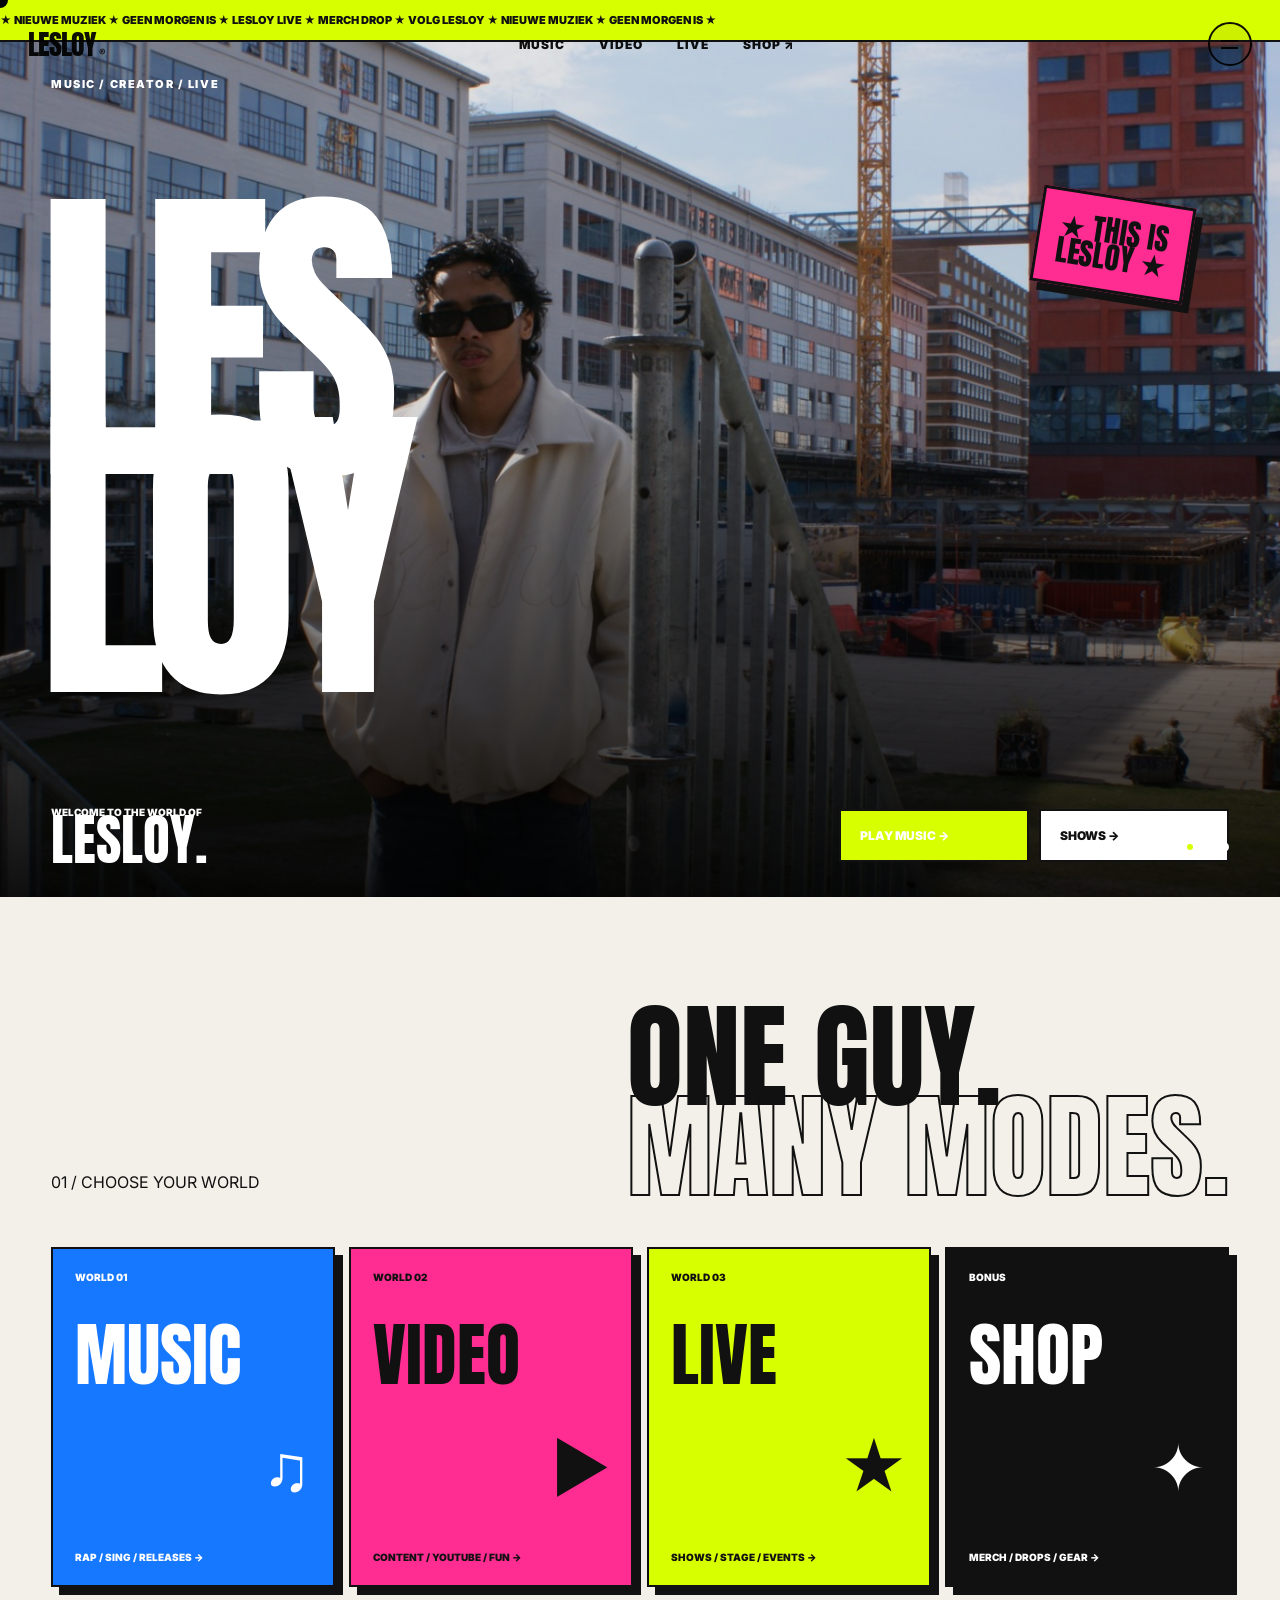
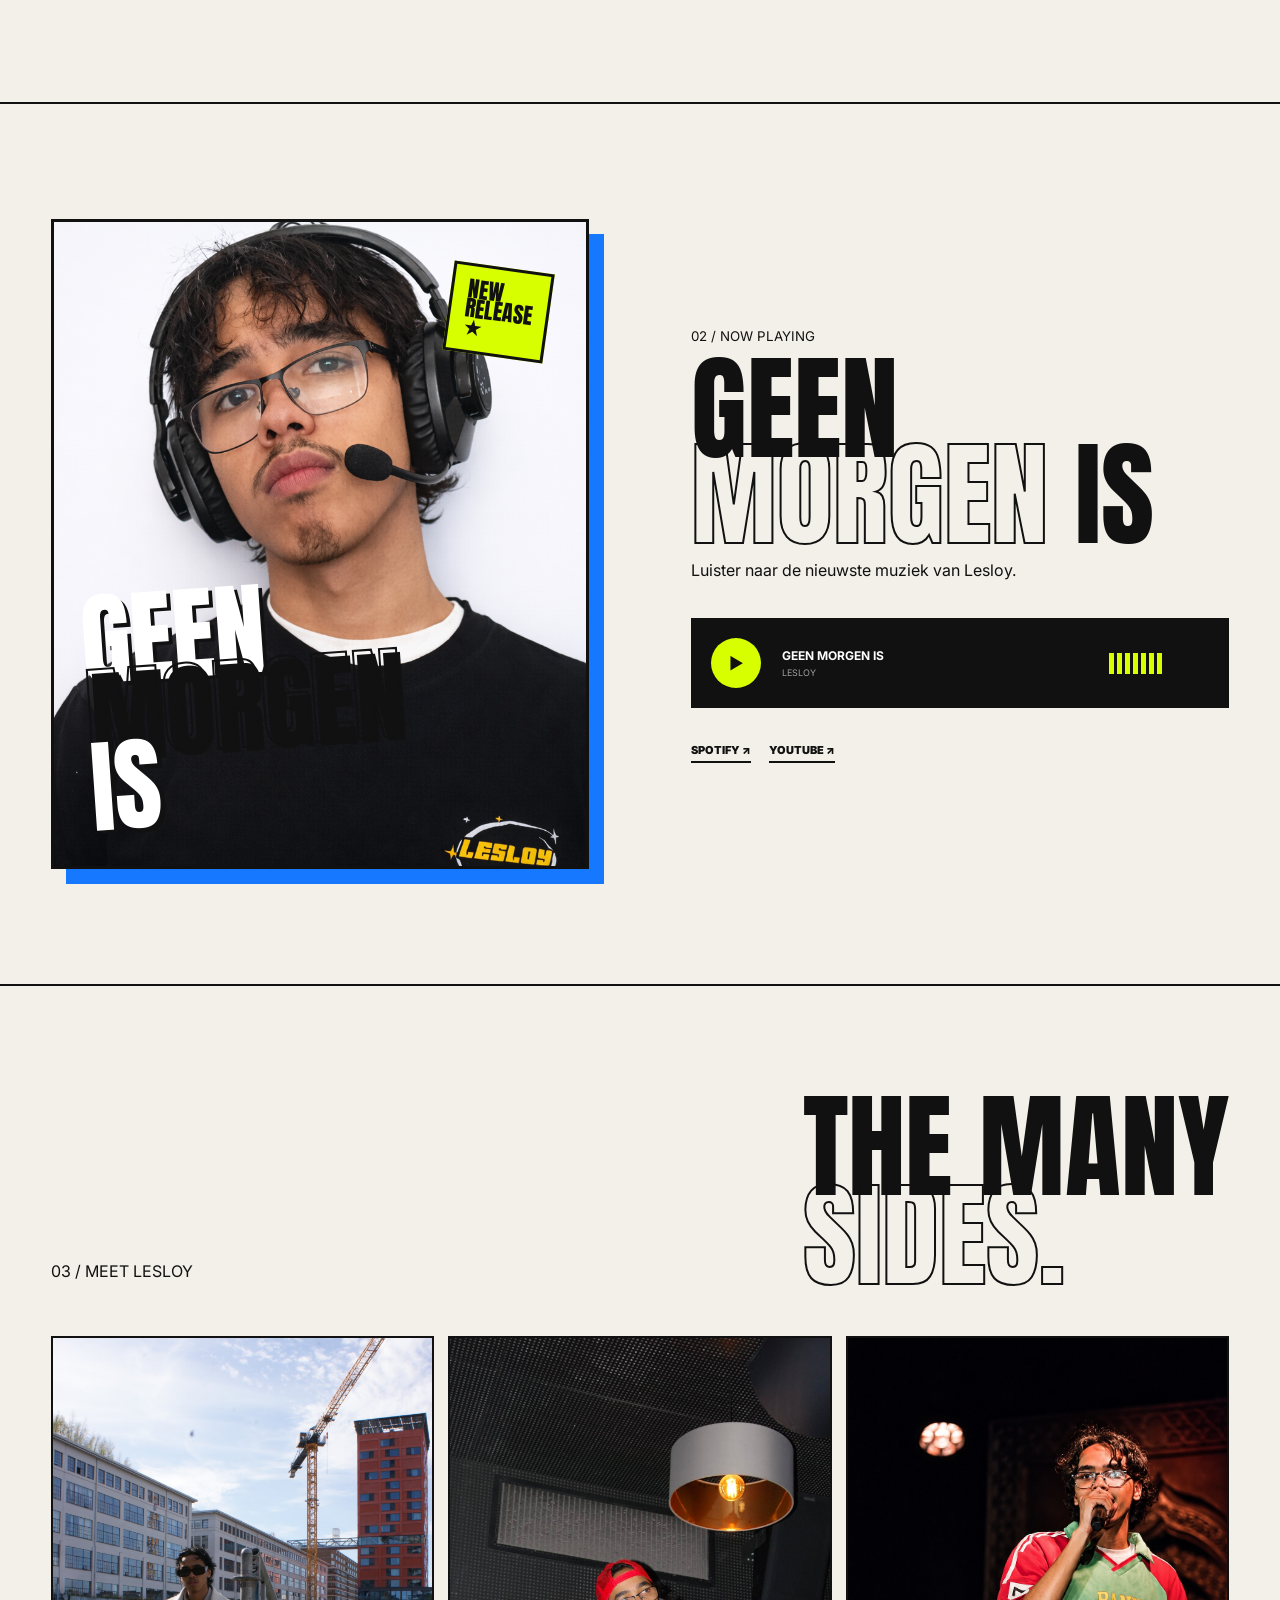
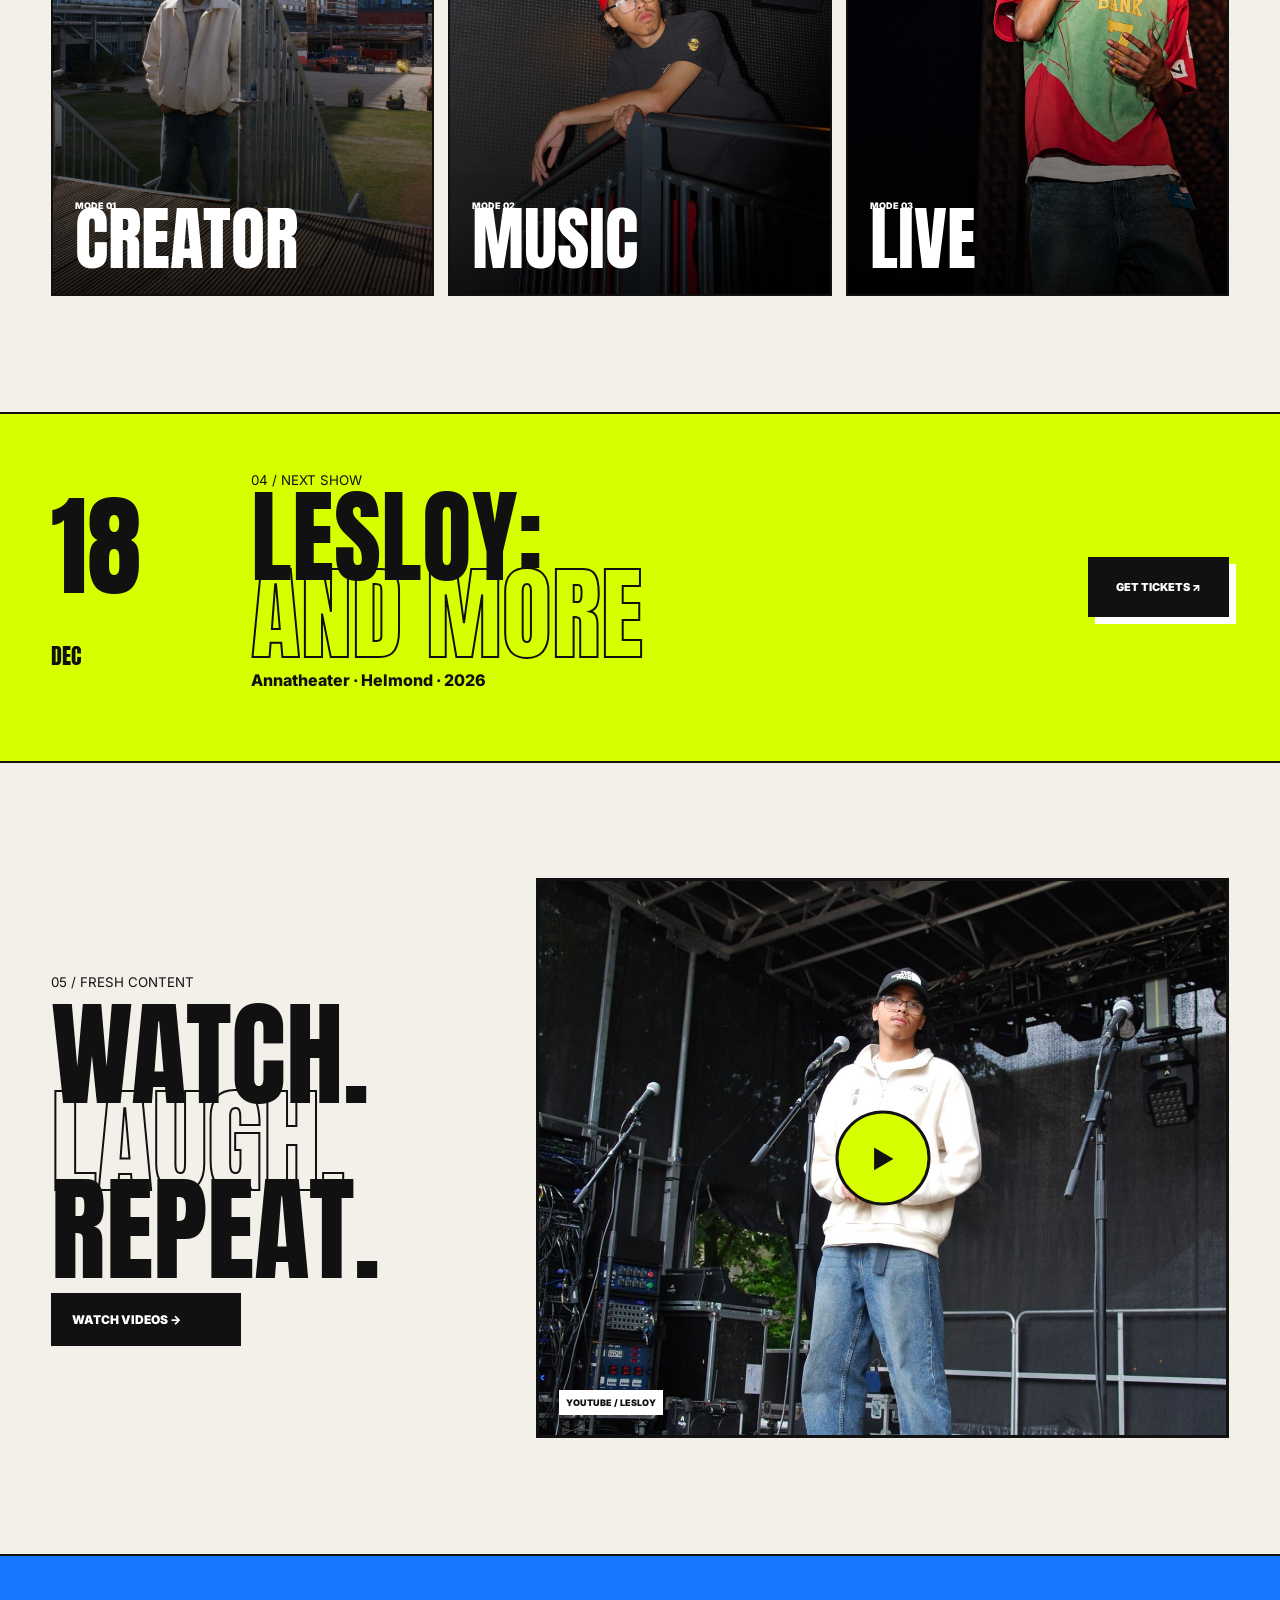
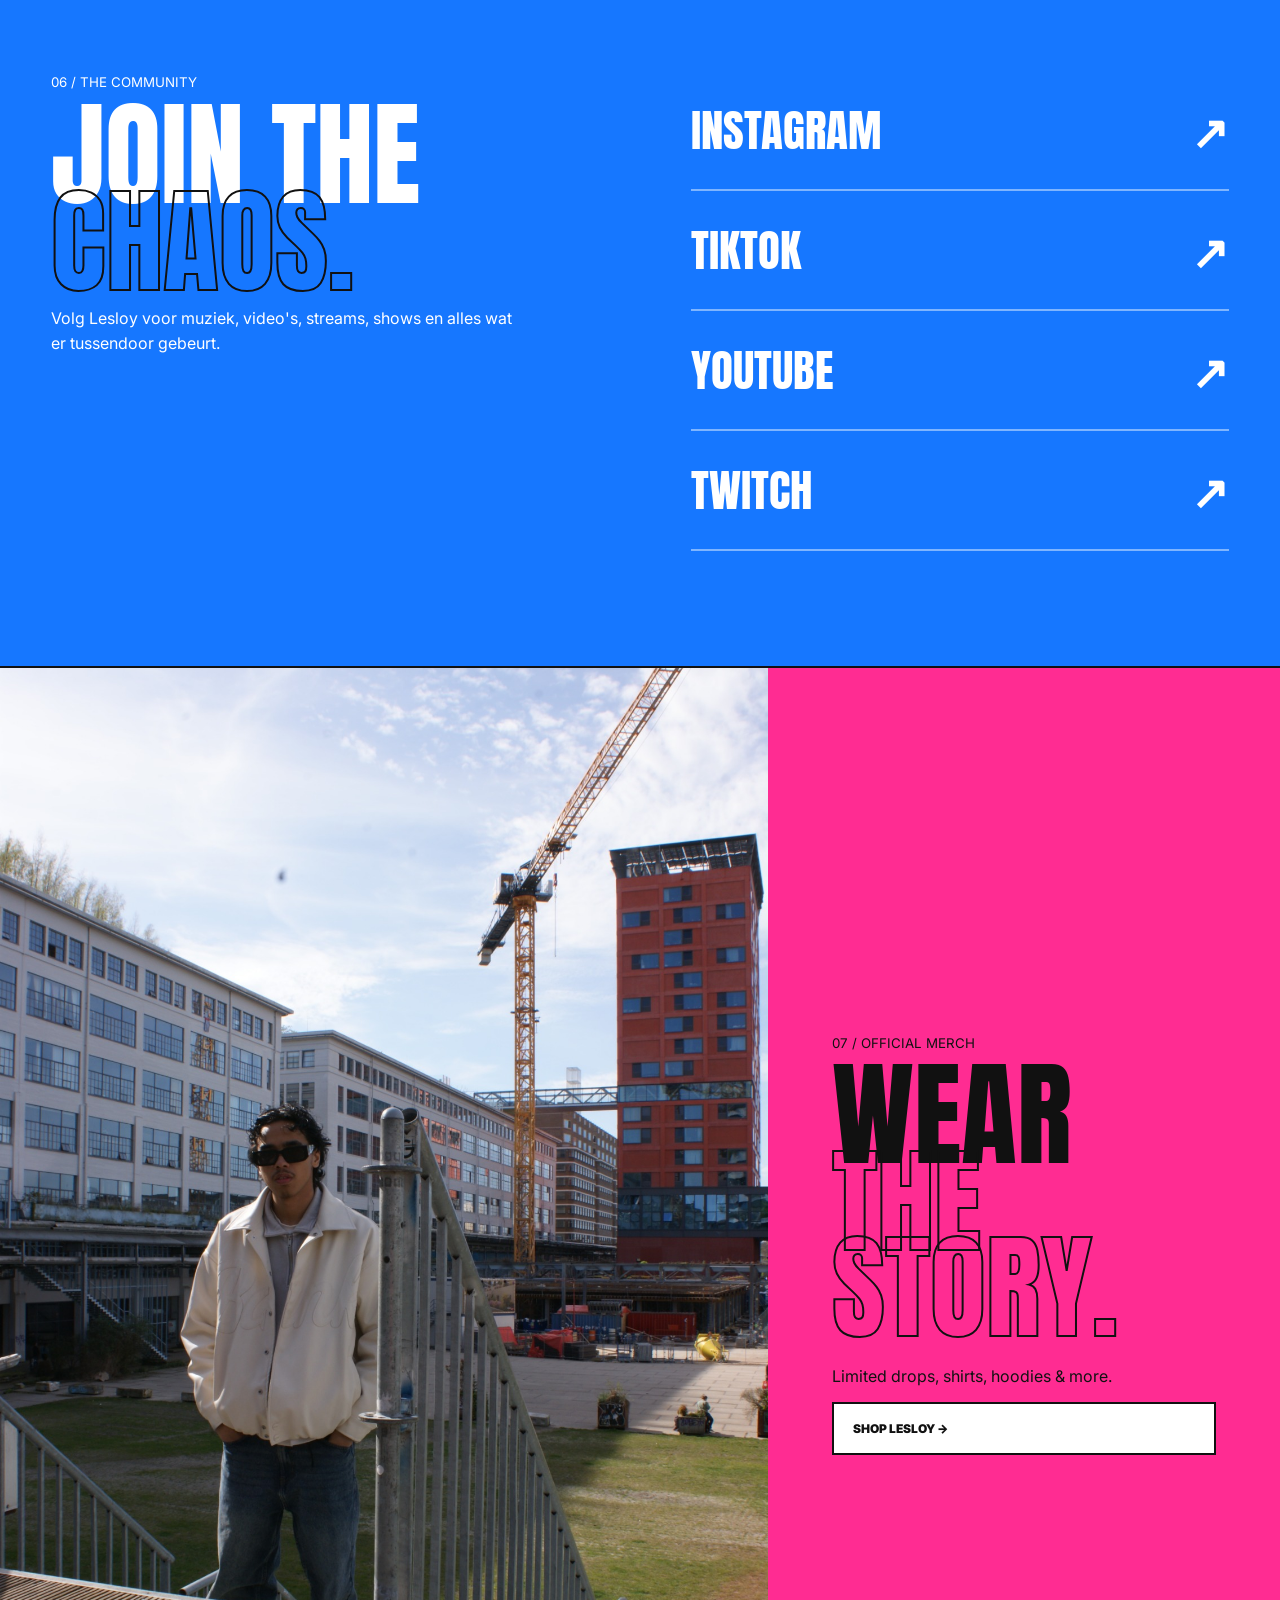
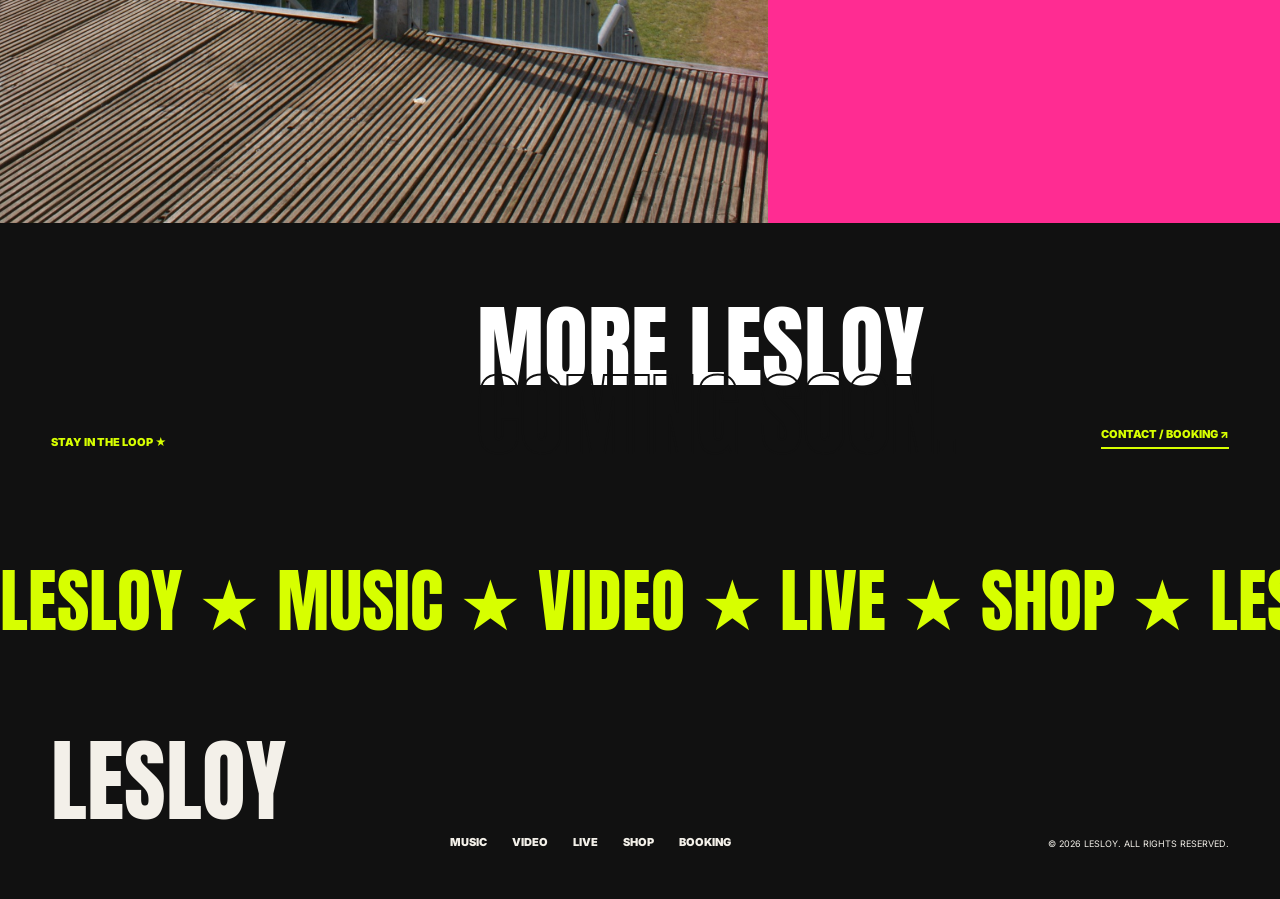
<file: index.html>
<!doctype html>
<html lang="nl">
<head>
  <meta charset="utf-8">
  <meta name="viewport" content="width=device-width,initial-scale=1">
  <title>LESLOY — Music · Live · Creative</title>
  <meta name="description" content="Lesloy — music, live and creative.">
  <link rel="preconnect" href="https://fonts.googleapis.com">
  <link rel="preconnect" href="https://fonts.gstatic.com" crossorigin>
  <link href="https://fonts.googleapis.com/css2?family=Anton&family=Inter:wght@400;500;600;700;800;900&display=swap" rel="stylesheet">
  <link rel="stylesheet" href="style.css">
</head>
<body>
  <div class="cursor"></div>

  <header class="nav">
    <a class="logo" href="#top">LESLOY<span>®</span></a>
    <nav>
      <a href="#music">Music</a>
      <a href="#video">Video</a>
      <a href="#live">Live</a>
      <a href="https://lesloy.store/en-eur" target="_blank" rel="noreferrer">Shop ↗</a>
    </nav>
    <button class="menu" aria-label="menu" aria-expanded="false"><i></i><i></i></button>
    <div class="mobile-nav" aria-hidden="true">
      <a href="#music">Music</a>
      <a href="#video">Video</a>
      <a href="#live">Live</a>
      <a href="#shop">Shop</a>
      <a href="#social">Socials</a>
    </div>
  </header>

  <main id="top">
<div class="top-ticker"><div>★ NIEUWE MUZIEK ★ GEEN MORGEN IS ★ LESLOY LIVE ★ MERCH DROP ★ VOLG LESLOY ★ NIEUWE MUZIEK ★ GEEN MORGEN IS ★</div></div>
<section class="mega-hero">
<div class="hero-slide active"><img src="assets/hero.jpg" alt="Lesloy"></div><div class="hero-slide"><img src="assets/live-red.png" alt="Lesloy live"></div><div class="hero-slide"><img src="assets/stage.png" alt="Lesloy on stage"></div>
<div class="hero-tint"></div><div class="hero-label">MUSIC / CREATOR / LIVE</div><div class="hero-mega">LES<br>LOY</div><div class="hero-badge">★ THIS IS<br>LESLOY ★</div>
<div class="hero-bottom"><div><small>WELCOME TO THE WORLD OF</small><strong>LESLOY.</strong></div><div class="hero-buttons"><a class="btn acid" href="#music">PLAY MUSIC →</a><a class="btn light" href="pages/live.html">SHOWS →</a></div></div><div class="slider-dots"><b class="on"></b><b></b><b></b></div>
</section>
<section class="world"><div class="world-head"><span>01 / CHOOSE YOUR WORLD</span><h2>ONE GUY.<br><em>MANY MODES.</em></h2></div><div class="world-grid">
<a class="world-card blue" href="pages/music.html"><span>WORLD 01</span><strong>MUSIC</strong><i>♫</i><small>RAP / SING / RELEASES →</small></a>
<a class="world-card pink" href="pages/video.html"><span>WORLD 02</span><strong>VIDEO</strong><i>▶</i><small>CONTENT / YOUTUBE / FUN →</small></a>
<a class="world-card acid" href="pages/live.html"><span>WORLD 03</span><strong>LIVE</strong><i>★</i><small>SHOWS / STAGE / EVENTS →</small></a>
<a class="world-card dark" href="pages/shop.html"><span>BONUS</span><strong>SHOP</strong><i>✦</i><small>MERCH / DROPS / GEAR →</small></a>
</div></section>
<section class="music-feature" id="music"><div class="music-art"><img src="assets/portrait.png" alt="Lesloy"><div class="music-stamp">NEW<br>RELEASE<br>★</div><div class="music-title">GEEN<br><em>MORGEN</em><br>IS</div></div><div class="music-copy"><small>02 / NOW PLAYING</small><h2>GEEN<br><em>MORGEN</em> IS</h2><p>Luister naar de nieuwste muziek van Lesloy.</p><div class="fake-player"><div class="play-circle">▶</div><div><b>GEEN MORGEN IS</b><small>LESLOY</small></div><div class="bars"><i></i><i></i><i></i><i></i><i></i><i></i><i></i></div></div><div class="stream-row"><a href="https://open.spotify.com/artist/3W2bM4mQllA8Qyx6BVfeNW" target="_blank">SPOTIFY ↗</a><a href="https://www.youtube.com/@LesleyYT-offi" target="_blank">YOUTUBE ↗</a></div></div></section>
<section class="character-section"><div class="character-head"><span>03 / MEET LESLOY</span><h2>THE MANY<br><em>SIDES.</em></h2></div><div class="character-grid">
<article><img src="assets/hero.jpg" alt="Lesloy creator"><div><small>MODE 01</small><strong>CREATOR</strong></div></article><article><img src="assets/studio.png" alt="Lesloy studio"><div><small>MODE 02</small><strong>MUSIC</strong></div></article><article><img src="assets/live-red.png" alt="Lesloy live"><div><small>MODE 03</small><strong>LIVE</strong></div></article>
</div></section>
<section class="live-feature"><div class="live-number">18<br><span>DEC</span></div><div><small>04 / NEXT SHOW</small><h2>LESLOY:<br><em>AND MORE</em></h2><p>Annatheater · Helmond · 2026</p></div><a class="ticket-button" href="https://www.annatheater.nl/programma/1640/lesloy:-and-more.html" target="_blank">GET TICKETS ↗</a></section>
<section class="content-feature"><div class="content-copy"><small>05 / FRESH CONTENT</small><h2>WATCH.<br><em>LAUGH.</em><br>REPEAT.</h2><a class="btn dark" href="pages/video.html">WATCH VIDEOS →</a></div><a class="content-video" href="https://www.youtube.com/@LesleyYT-offi" target="_blank"><img src="assets/stage.png" alt="Lesloy video"><div class="big-play">▶</div><span>YOUTUBE / LESLOY</span></a></section>
<section class="community"><div class="community-copy"><small>06 / THE COMMUNITY</small><h2>JOIN THE<br><em>CHAOS.</em></h2><p>Volg Lesloy voor muziek, video's, streams, shows en alles wat er tussendoor gebeurt.</p></div><div class="community-links"><a href="https://www.instagram.com/lesley.0492/" target="_blank">INSTAGRAM <b>↗</b></a><a href="https://www.tiktok.com/@lesneysamuelsje" target="_blank">TIKTOK <b>↗</b></a><a href="https://www.youtube.com/@LesleyYT-offi" target="_blank">YOUTUBE <b>↗</b></a><a href="https://www.twitch.tv/lesloyaap" target="_blank">TWITCH <b>↗</b></a></div></section>
<section class="shop-banner"><div class="shop-banner-photo"><img src="assets/hero.jpg" alt="Lesloy merch"></div><div class="shop-banner-copy"><small>07 / OFFICIAL MERCH</small><h2>WEAR<br><em>THE STORY.</em></h2><p>Limited drops, shirts, hoodies & more.</p><a class="btn light" href="https://lesloy.store/en-eur" target="_blank">SHOP LESLOY →</a></div></section>
<section class="newsletter"><span>STAY IN THE LOOP ★</span><h2>MORE LESLOY<br><em>COMING SOON.</em></h2><a href="mailto:lesloyzakelijk@gmail.com">CONTACT / BOOKING ↗</a></section>
<section class="marquee"><div>LESLOY ★ MUSIC ★ VIDEO ★ LIVE ★ SHOP ★ LESLOY ★ MUSIC ★ VIDEO ★ LIVE ★ SHOP ★</div></section>
</main>

  <footer>
    <div class="footer-logo">LESLOY</div>
    <div class="footer-links">
      <a href="#music">Music</a><a href="#video">Video</a><a href="#live">Live</a>
      <a href="#shop">Shop</a><a href="mailto:lesloyzakelijk@gmail.com">Booking</a>
    </div>
    <div class="footer-note">© 2026 LESLOY. ALL RIGHTS RESERVED.</div>
  </footer>
  <script src="script.js"></script>
</body>
</html>
</file>
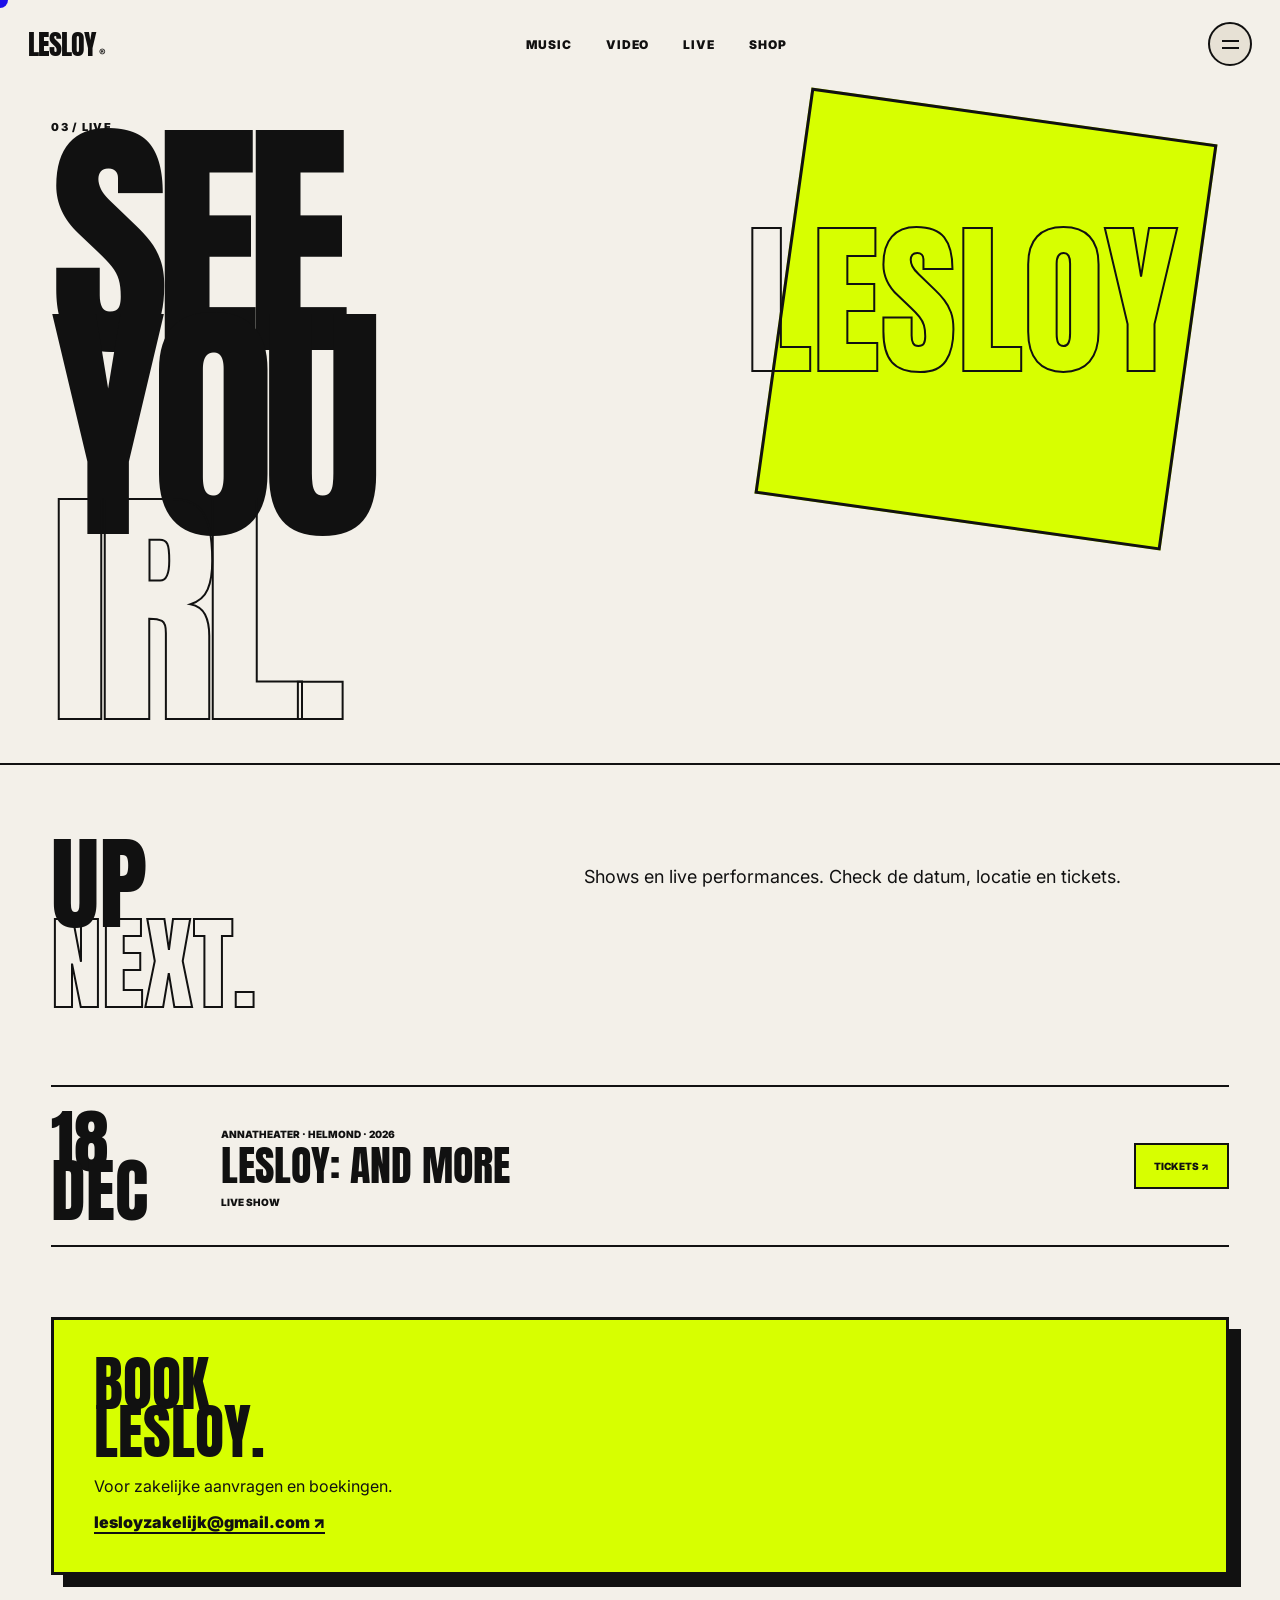
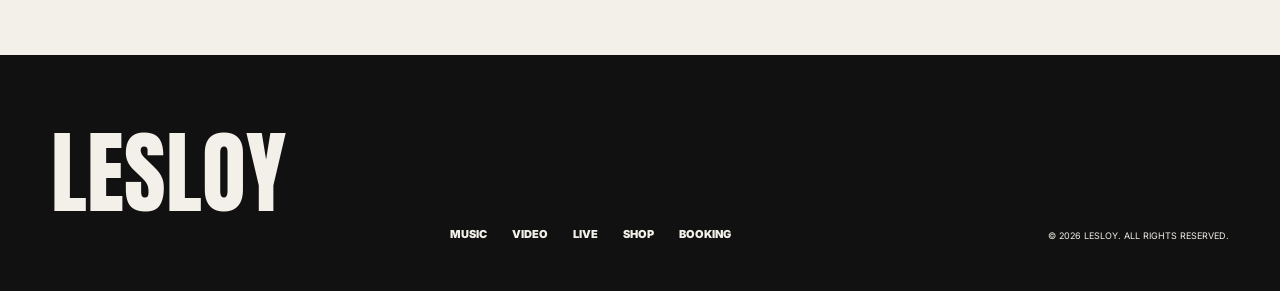
<file: pages/live.html>
<!doctype html><html lang="nl"><head><meta charset="utf-8"><meta name="viewport" content="width=device-width,initial-scale=1"><title>Live — LESLOY</title><link rel="preconnect" href="https://fonts.googleapis.com"><link rel="preconnect" href="https://fonts.gstatic.com" crossorigin><link href="https://fonts.googleapis.com/css2?family=Anton&family=Inter:wght@400;500;600;700;800;900&display=swap" rel="stylesheet"><link rel="stylesheet" href="../style.css"></head><body><div class="cursor"></div><header class="nav">
  <a class="logo" href="../index.html">LESLOY<span>®</span></a>
  <nav>
    <a href="music.html">Music</a><a href="video.html">Video</a><a href="live.html">Live</a><a href="shop.html">Shop</a>
  </nav>
  <button class="menu" aria-label="menu" aria-expanded="false"><i></i><i></i></button>
  <div class="mobile-nav" aria-hidden="true">
    <a href="music.html">Music</a><a href="video.html">Video</a><a href="live.html">Live</a><a href="shop.html">Shop</a>
  </div>
</header><main><section class="page-hero"><div class="eyebrow">03 / LIVE</div><div class="hero-shape"></div><h1>SEE<br>YOU<br><em>IRL.</em></h1></section>
<section class="page-wrap">
<div class="page-intro"><h2>UP<br><em>NEXT.</em></h2><p>Shows en live performances. Check de datum, locatie en tickets.</p></div>
<div class="shows-list">
<article class="show-row"><div class="date">18<br><span>DEC</span></div><div><small>ANNATHEATER · HELMOND · 2026</small><h3>LESLOY: AND MORE</h3><small>LIVE SHOW</small></div><a href="https://www.annatheater.nl/programma/1640/lesloy:-and-more.html" target="_blank" rel="noreferrer">TICKETS ↗</a></article>
</div>
<div class="contact-box" style="margin-top:70px"><h3>BOOK<br>LESLOY.</h3><p>Voor zakelijke aanvragen en boekingen.</p><a href="mailto:lesloyzakelijk@gmail.com">lesloyzakelijk@gmail.com ↗</a></div>
</section></main><footer>
  <div class="footer-logo">LESLOY</div>
  <div class="footer-links">
    <a href="music.html">Music</a><a href="video.html">Video</a><a href="live.html">Live</a><a href="shop.html">Shop</a>
    <a href="mailto:lesloyzakelijk@gmail.com">Booking</a>
  </div>
  <div class="footer-note">© 2026 LESLOY. ALL RIGHTS RESERVED.</div>
</footer><script src="../script.js"></script></body></html>
</file>
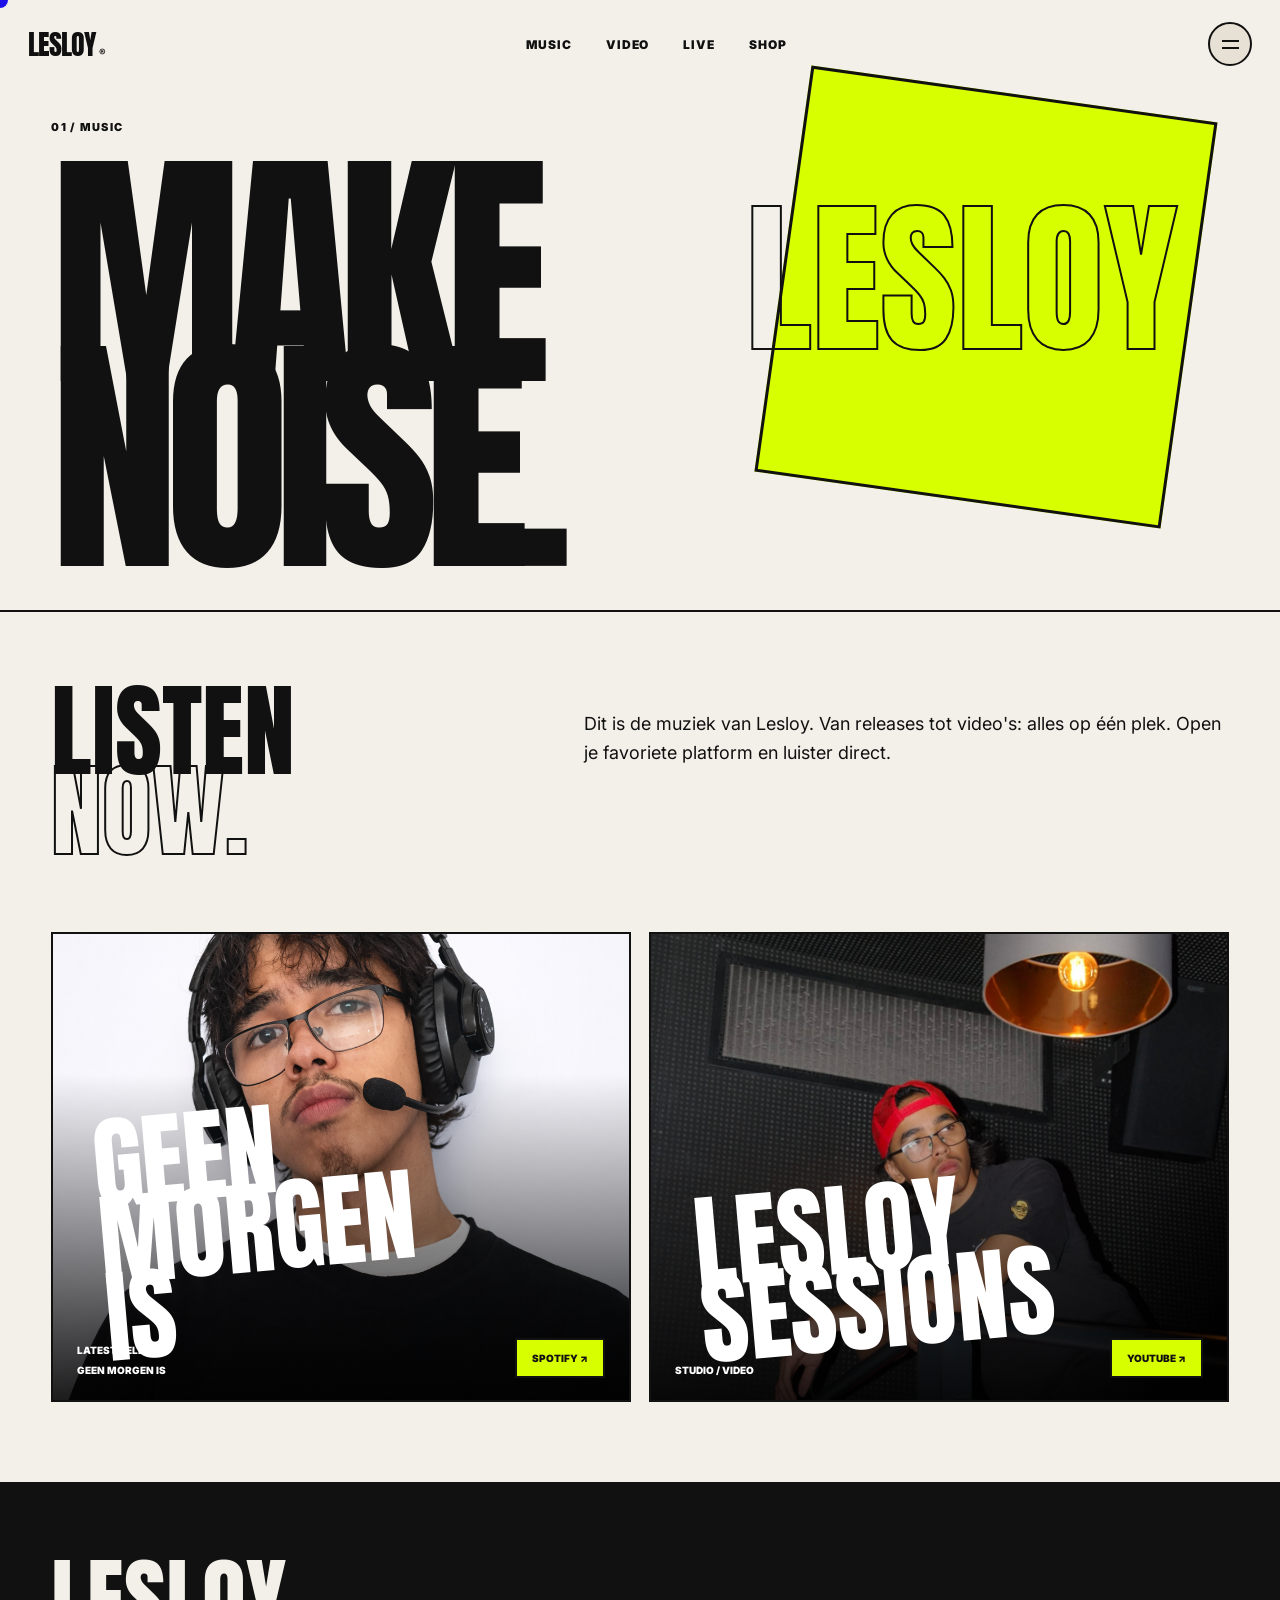
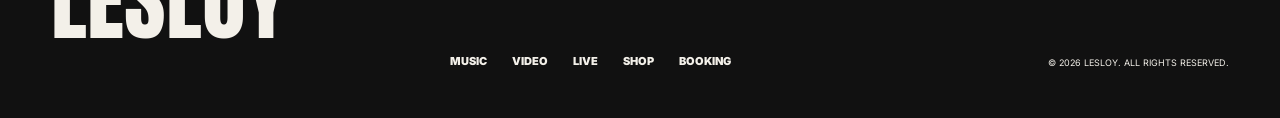
<file: pages/music.html>
<!doctype html><html lang="nl"><head><meta charset="utf-8"><meta name="viewport" content="width=device-width,initial-scale=1"><title>Music — LESLOY</title><link rel="preconnect" href="https://fonts.googleapis.com"><link rel="preconnect" href="https://fonts.gstatic.com" crossorigin><link href="https://fonts.googleapis.com/css2?family=Anton&family=Inter:wght@400;500;600;700;800;900&display=swap" rel="stylesheet"><link rel="stylesheet" href="../style.css"></head><body><div class="cursor"></div><header class="nav">
  <a class="logo" href="../index.html">LESLOY<span>®</span></a>
  <nav>
    <a href="music.html">Music</a><a href="video.html">Video</a><a href="live.html">Live</a><a href="shop.html">Shop</a>
  </nav>
  <button class="menu" aria-label="menu" aria-expanded="false"><i></i><i></i></button>
  <div class="mobile-nav" aria-hidden="true">
    <a href="music.html">Music</a><a href="video.html">Video</a><a href="live.html">Live</a><a href="shop.html">Shop</a>
  </div>
</header><main><section class="page-hero"><div class="eyebrow">01 / MUSIC</div><div class="hero-shape"></div><h1>MAKE<br>NOISE.</h1></section>
<section class="page-wrap">
<div class="page-intro"><h2>LISTEN<br><em>NOW.</em></h2><p>Dit is de muziek van Lesloy. Van releases tot video's: alles op één plek. Open je favoriete platform en luister direct.</p></div>
<div class="release-list">
<article class="release-card"><div class="cover"><img src="../assets/portrait.png" alt="Lesloy"><div class="art">GEEN<br>MORGEN<br>IS</div></div><div class="meta"><div><small>LATEST RELEASE</small><br><small>GEEN MORGEN IS</small></div><a href="https://open.spotify.com/artist/3W2bM4mQllA8Qyx6BVfeNW" target="_blank" rel="noreferrer">SPOTIFY ↗</a></div></article>
<article class="release-card"><div class="cover"><img src="../assets/studio.png" alt="Lesloy studio"><div class="art">LESLOY<br>SESSIONS</div></div><div class="meta"><div><small>STUDIO / VIDEO</small></div><a href="https://www.youtube.com/@LesleyYT-offi" target="_blank" rel="noreferrer">YOUTUBE ↗</a></div></article>
</div>
</section></main><footer>
  <div class="footer-logo">LESLOY</div>
  <div class="footer-links">
    <a href="music.html">Music</a><a href="video.html">Video</a><a href="live.html">Live</a><a href="shop.html">Shop</a>
    <a href="mailto:lesloyzakelijk@gmail.com">Booking</a>
  </div>
  <div class="footer-note">© 2026 LESLOY. ALL RIGHTS RESERVED.</div>
</footer><script src="../script.js"></script></body></html>
</file>
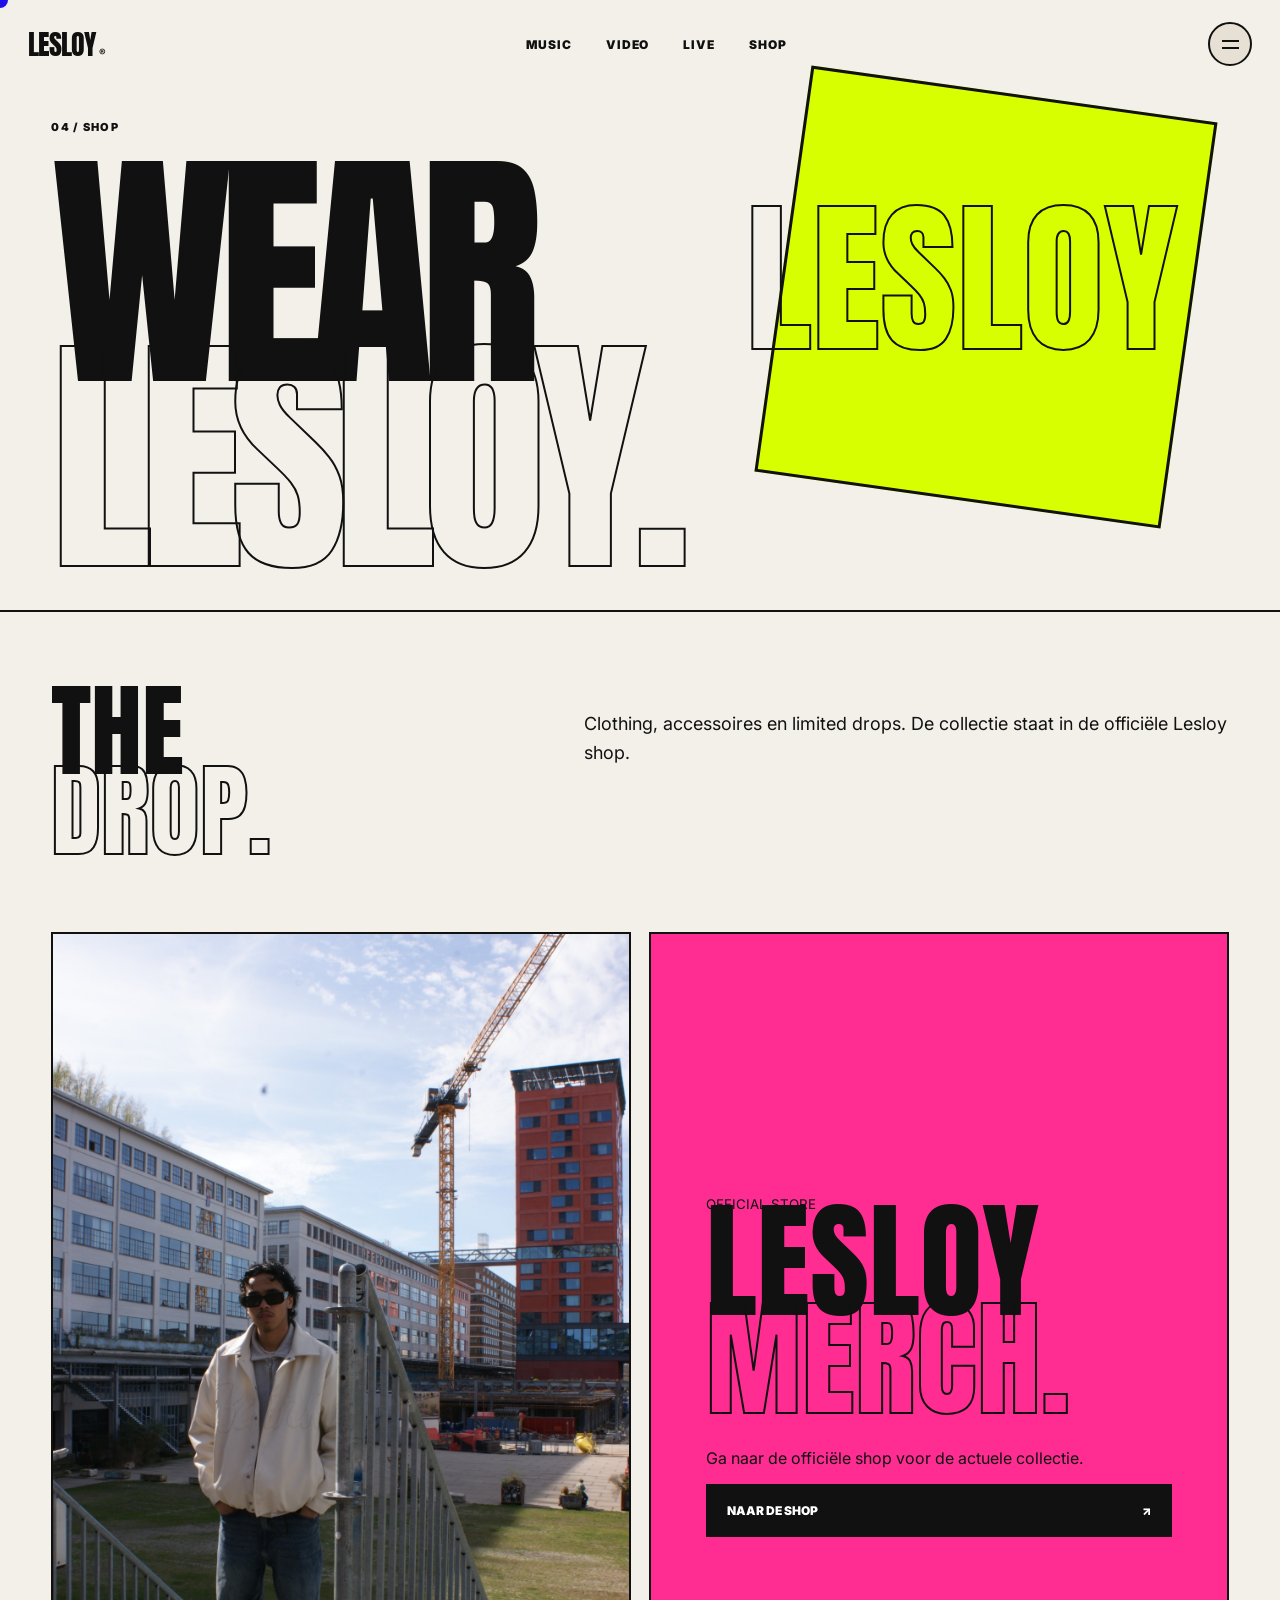
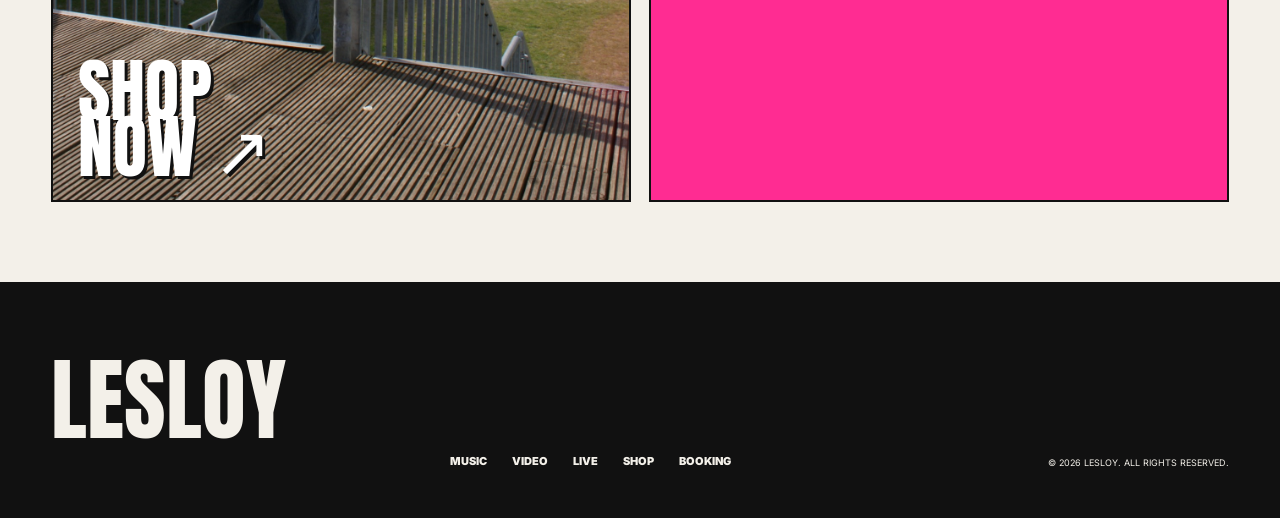
<file: pages/shop.html>
<!doctype html><html lang="nl"><head><meta charset="utf-8"><meta name="viewport" content="width=device-width,initial-scale=1"><title>Shop — LESLOY</title><link rel="preconnect" href="https://fonts.googleapis.com"><link rel="preconnect" href="https://fonts.gstatic.com" crossorigin><link href="https://fonts.googleapis.com/css2?family=Anton&family=Inter:wght@400;500;600;700;800;900&display=swap" rel="stylesheet"><link rel="stylesheet" href="../style.css"></head><body><div class="cursor"></div><header class="nav">
  <a class="logo" href="../index.html">LESLOY<span>®</span></a>
  <nav>
    <a href="music.html">Music</a><a href="video.html">Video</a><a href="live.html">Live</a><a href="shop.html">Shop</a>
  </nav>
  <button class="menu" aria-label="menu" aria-expanded="false"><i></i><i></i></button>
  <div class="mobile-nav" aria-hidden="true">
    <a href="music.html">Music</a><a href="video.html">Video</a><a href="live.html">Live</a><a href="shop.html">Shop</a>
  </div>
</header><main><section class="page-hero"><div class="eyebrow">04 / SHOP</div><div class="hero-shape"></div><h1>WEAR<br><em>LESLOY.</em></h1></section>
<section class="page-wrap">
<div class="page-intro"><h2>THE<br><em>DROP.</em></h2><p>Clothing, accessoires en limited drops. De collectie staat in de officiële Lesloy shop.</p></div>
<div class="shop-grid"><a class="shop-feature" href="https://lesloy.store/en-eur" target="_blank" rel="noreferrer"><img src="../assets/hero.jpg" alt="Lesloy"><div class="shop-label">SHOP<br>NOW ↗</div></a><div class="shop-side"><small>OFFICIAL STORE</small><h2>LESLOY<br><em>MERCH.</em></h2><p>Ga naar de officiële shop voor de actuele collectie.</p><a class="btn dark" href="https://lesloy.store/en-eur" target="_blank" rel="noreferrer">Naar de shop <span>↗</span></a></div></div>
</section></main><footer>
  <div class="footer-logo">LESLOY</div>
  <div class="footer-links">
    <a href="music.html">Music</a><a href="video.html">Video</a><a href="live.html">Live</a><a href="shop.html">Shop</a>
    <a href="mailto:lesloyzakelijk@gmail.com">Booking</a>
  </div>
  <div class="footer-note">© 2026 LESLOY. ALL RIGHTS RESERVED.</div>
</footer><script src="../script.js"></script></body></html>
</file>
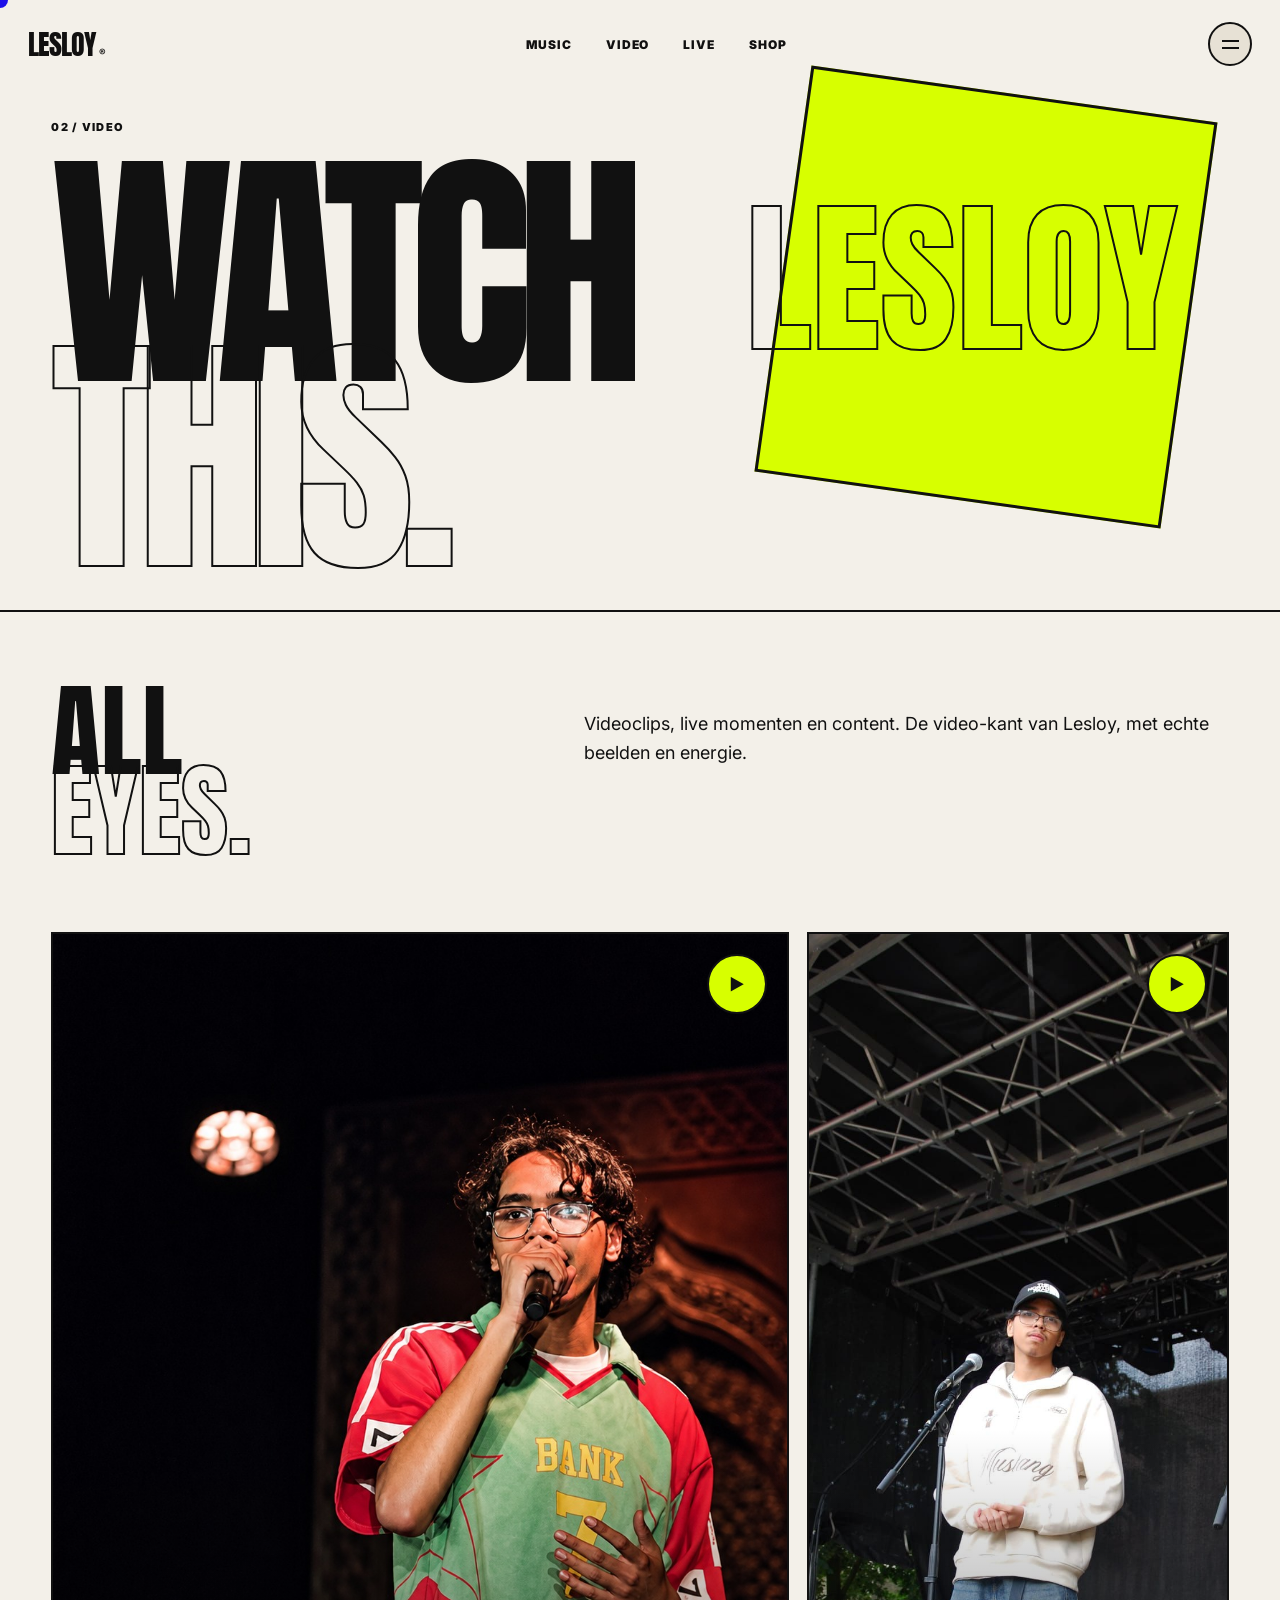
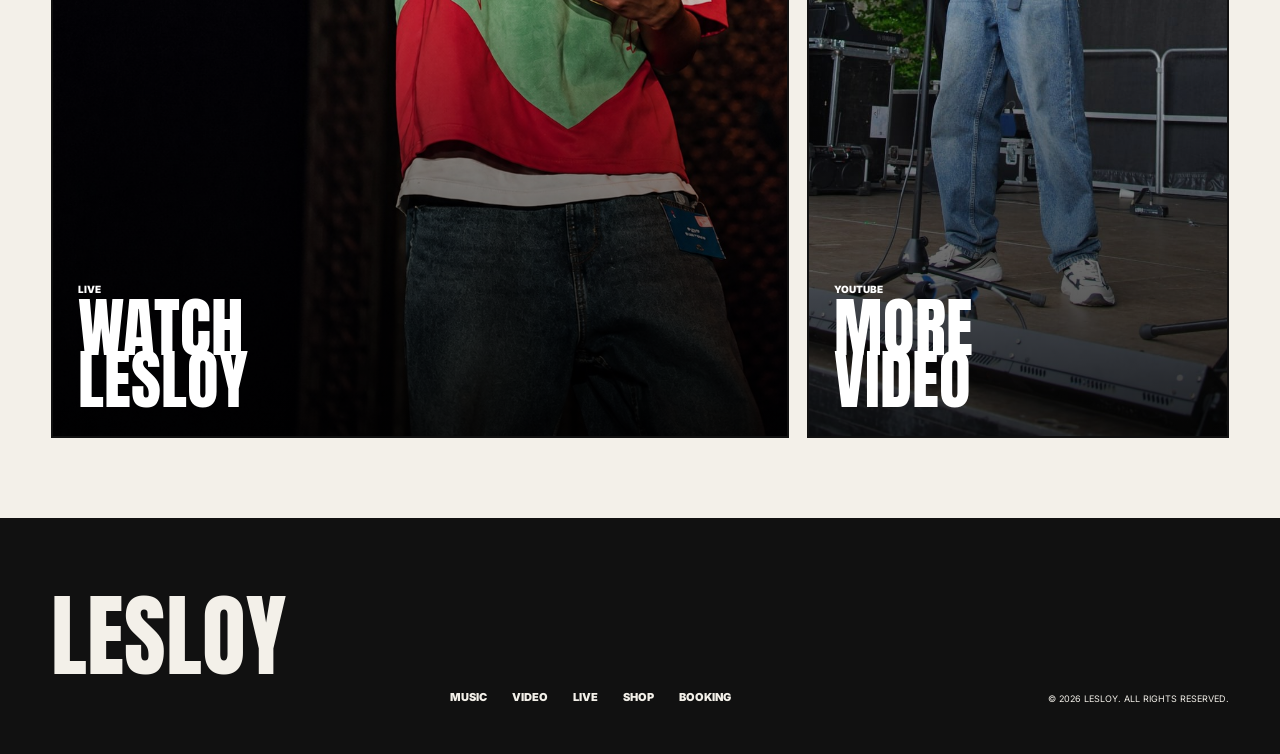
<file: pages/video.html>
<!doctype html><html lang="nl"><head><meta charset="utf-8"><meta name="viewport" content="width=device-width,initial-scale=1"><title>Video — LESLOY</title><link rel="preconnect" href="https://fonts.googleapis.com"><link rel="preconnect" href="https://fonts.gstatic.com" crossorigin><link href="https://fonts.googleapis.com/css2?family=Anton&family=Inter:wght@400;500;600;700;800;900&display=swap" rel="stylesheet"><link rel="stylesheet" href="../style.css"></head><body><div class="cursor"></div><header class="nav">
  <a class="logo" href="../index.html">LESLOY<span>®</span></a>
  <nav>
    <a href="music.html">Music</a><a href="video.html">Video</a><a href="live.html">Live</a><a href="shop.html">Shop</a>
  </nav>
  <button class="menu" aria-label="menu" aria-expanded="false"><i></i><i></i></button>
  <div class="mobile-nav" aria-hidden="true">
    <a href="music.html">Music</a><a href="video.html">Video</a><a href="live.html">Live</a><a href="shop.html">Shop</a>
  </div>
</header><main><section class="page-hero"><div class="eyebrow">02 / VIDEO</div><div class="hero-shape"></div><h1>WATCH<br><em>THIS.</em></h1></section>
<section class="page-wrap">
<div class="page-intro"><h2>ALL<br><em>EYES.</em></h2><p>Videoclips, live momenten en content. De video-kant van Lesloy, met echte beelden en energie.</p></div>
<div class="video-grid">
<a class="video-card" href="https://www.youtube.com/@LesleyYT-offi" target="_blank" rel="noreferrer"><img src="../assets/live-red.png" alt="Lesloy live"><div class="play">▶</div><div class="video-copy"><span>LIVE</span><h3>WATCH<br>LESLOY</h3></div></a>
<a class="video-card" href="https://www.youtube.com/@LesleyYT-offi" target="_blank" rel="noreferrer"><img src="../assets/stage.png" alt="Lesloy stage"><div class="play">▶</div><div class="video-copy"><span>YOUTUBE</span><h3>MORE<br>VIDEO</h3></div></a>
</div>
</section></main><footer>
  <div class="footer-logo">LESLOY</div>
  <div class="footer-links">
    <a href="music.html">Music</a><a href="video.html">Video</a><a href="live.html">Live</a><a href="shop.html">Shop</a>
    <a href="mailto:lesloyzakelijk@gmail.com">Booking</a>
  </div>
  <div class="footer-note">© 2026 LESLOY. ALL RIGHTS RESERVED.</div>
</footer><script src="../script.js"></script></body></html>
</file>
<file: style.css>
:root{
  --ink:#111;
  --paper:#f3f0e9;
  --acid:#d7ff00;
  --blue:#1677ff;
  --pink:#ff2c92;
  --line:rgba(17,17,17,.18);
}
*{box-sizing:border-box}
html{scroll-behavior:smooth}
body{margin:0;background:var(--paper);color:var(--ink);font-family:Inter,Arial,sans-serif;overflow-x:hidden}
a{color:inherit;text-decoration:none}
img{width:100%;height:100%;object-fit:cover;display:block}
.nav{position:fixed;z-index:20;top:0;left:0;width:100%;display:flex;align-items:center;justify-content:space-between;padding:22px 28px;mix-blend-mode:multiply}
.logo{font-family:Anton,sans-serif;font-size:28px;letter-spacing:-1px}
.logo span{font:700 10px Inter;margin-left:3px}
.nav nav{display:flex;gap:34px;text-transform:uppercase;font-size:12px;font-weight:900;letter-spacing:.08em}
.nav nav a{position:relative}
.nav nav a:after{content:"";position:absolute;left:0;bottom:-6px;width:0;height:3px;background:var(--ink);transition:.25s}
.nav nav a:hover:after{width:100%}
.menu{width:44px;height:44px;border:2px solid var(--ink);border-radius:50%;background:var(--paper);display:grid;place-content:center;gap:5px}
.menu i{width:17px;height:2px;background:var(--ink);display:block}
.hero{min-height:100vh;position:relative;padding:110px 4vw 40px;overflow:hidden;border-bottom:2px solid var(--ink)}
.hero-title{position:absolute;left:3vw;top:18vh;font-family:Anton,sans-serif;font-size:clamp(150px,28vw,470px);line-height:.76;letter-spacing:-.065em;z-index:2;pointer-events:none}
.hero-title span{display:block}
.hero-title span:last-child{margin-left:22vw}
.hero-photo{position:absolute;z-index:3;width:min(42vw,620px);height:72vh;left:39%;top:16vh;transform:rotate(2deg);border:9px solid var(--paper);box-shadow:22px 25px 0 var(--ink)}
.hero-photo:before{content:"";position:absolute;inset:-22px;background:var(--blue);z-index:-1;transform:rotate(-6deg)}
.hero-side{position:absolute;right:4vw;top:18vh;width:19vw;z-index:4}
.mini-photo{height:260px;border:7px solid var(--paper);transform:rotate(5deg);box-shadow:12px 12px 0 var(--pink)}
.sticker{position:absolute;z-index:5;right:-30px;top:-50px;background:var(--acid);border:3px solid var(--ink);padding:15px 13px;font:26px Anton;line-height:.9;transform:rotate(10deg)}
.scribble{position:absolute;z-index:5;font-weight:900;line-height:.9}
.s1{left:4vw;bottom:17vh;font-size:18px;transform:rotate(-5deg)}
.s2{right:5vw;bottom:31vh;font-size:13px;transform:rotate(7deg)}
.hero-bottom{position:absolute;z-index:6;left:4vw;bottom:35px;right:4vw;display:flex;justify-content:space-between;align-items:end}
.hero-bottom p{font-size:12px;text-transform:uppercase;font-weight:800;margin:0}
.hero-actions{display:flex;gap:10px}
.btn{display:inline-flex;justify-content:space-between;align-items:center;min-width:190px;padding:17px 19px;text-transform:uppercase;font-size:12px;font-weight:900;border:2px solid var(--ink);transition:.2s;gap:25px}
.btn:hover{transform:translate(-4px,-4px);box-shadow:6px 6px 0 var(--ink)}
.btn.acid{background:var(--acid)}
.btn.dark{background:var(--ink);color:white}
.release{display:grid;grid-template-columns:1.2fr 1fr .8fr;min-height:70vh;border-bottom:2px solid var(--ink);padding:8vw 4vw;gap:6vw;align-items:center}
.release-art{height:420px;background:var(--ink);position:relative;overflow:hidden;transform:rotate(-2deg);border:10px solid var(--ink)}
.release-art:after{content:"";position:absolute;inset:15%;border:4px solid var(--acid);transform:rotate(9deg)}
.art-word{position:absolute;z-index:2;color:var(--paper);font:clamp(65px,8vw,130px)/.76 Anton;left:8%;bottom:8%;transform:rotate(-6deg)}
.release-copy small,.live small,.shop small,.section-head span{font-size:11px;font-weight:900;letter-spacing:.1em}
.release-copy h2,.section-head h2,.live h2,.shop h2{font:clamp(70px,9vw,145px)/.78 Anton;margin:20px 0;letter-spacing:-.04em}
em{font-style:normal;-webkit-text-stroke:2px var(--ink);color:transparent}
.release-copy p,.live p,.shop p{max-width:360px;line-height:1.6}
.stream-row{display:flex;gap:18px;margin-top:35px;flex-wrap:wrap}
.stream-row a{font-size:11px;font-weight:900;border-bottom:2px solid var(--ink);padding-bottom:4px}
.release-photo{height:520px;transform:rotate(4deg);border:8px solid var(--paper);box-shadow:14px 14px 0 var(--blue)}
.grid-section{padding:8vw 4vw;border-bottom:2px solid var(--ink)}
.section-head{display:flex;justify-content:space-between;align-items:end;margin-bottom:50px}
.section-head h2{margin:0}
.photo-grid{display:grid;grid-template-columns:1.2fr .8fr 1fr 1fr;gap:14px}
.tile{height:440px;position:relative;overflow:hidden;border:2px solid var(--ink)}
.tile img{transition:transform .6s}
.tile:hover img{transform:scale(1.05)}
.tile:after{content:"";position:absolute;inset:0;background:linear-gradient(transparent 50%,rgba(0,0,0,.8))}
.tile div{position:absolute;z-index:2;bottom:22px;left:22px;color:white}
.tile strong{display:block;font:60px Anton;line-height:.8}
.tile span{font-size:10px;font-weight:800;text-transform:uppercase}
.live{padding:8vw 4vw;display:grid;grid-template-columns:1fr 1.6fr;gap:8vw;border-bottom:2px solid var(--ink);align-items:center}
.show-card{background:var(--acid);border:3px solid var(--ink);padding:32px;display:grid;grid-template-columns:120px 1fr auto;gap:30px;align-items:center;box-shadow:14px 14px 0 var(--ink)}
.show-date{display:flex;align-items:end;gap:8px}
.show-date b{font:90px Anton;line-height:.7}
.show-date span{font-size:12px;font-weight:900}
.show-card h3{font:45px Anton;margin:7px 0}
.show-card a{font-size:11px;font-weight:900;border:2px solid var(--ink);padding:15px}
.shop{display:grid;grid-template-columns:1fr 1fr;min-height:70vh;border-bottom:2px solid var(--ink)}
.shop-image{height:80vh}
.shop-copy{padding:8vw 6vw;display:flex;flex-direction:column;justify-content:center;background:var(--pink)}
.shop-copy .btn{width:max-content;margin-top:25px}
.marquee{overflow:hidden;white-space:nowrap;background:var(--ink);color:var(--acid);font:70px Anton;padding:10px 0}
.marquee div{display:inline-block;animation:marquee 20s linear infinite}
@keyframes marquee{to{transform:translateX(-50%)}}
footer{background:var(--ink);color:var(--paper);padding:50px 4vw;display:grid;grid-template-columns:1fr 1fr 1fr;gap:20px;align-items:end}
.footer-logo{font:90px Anton}
.footer-links{display:flex;gap:25px;text-transform:uppercase;font-size:11px;font-weight:900}
.footer-note{text-align:right;font-size:9px}
.cursor{position:fixed;width:16px;height:16px;border-radius:50%;background:var(--acid);mix-blend-mode:difference;z-index:100;pointer-events:none;transform:translate(-50%,-50%);transition:width .15s,height .15s}
@media(max-width:900px){
  .nav{padding:17px}
  .nav nav{display:none}
  .hero{min-height:900px;padding:90px 17px 25px}
  .hero-title{font-size:42vw;top:22vh;left:2vw}
  .hero-title span:last-child{margin-left:8vw}
  .hero-photo{left:12%;top:27vh;width:70vw;height:52vh}
  .hero-side{right:4vw;top:17vh;width:30vw}
  .mini-photo{height:170px}
  .scribble.s1{left:5vw;bottom:16vh}.scribble.s2{right:4vw;bottom:28vh}
  .hero-bottom{display:block;bottom:25px}.hero-actions{margin-top:14px;flex-direction:column}
  .btn{width:100%;min-width:0}
  .release,.live,.shop{grid-template-columns:1fr;padding:16vw 5vw;gap:50px}
  .release-art{height:330px}.release-photo{height:460px}
  .section-head{display:block}.photo-grid{grid-template-columns:1fr 1fr}.tile{height:330px}
  .tile strong{font-size:43px}
  .show-card{grid-template-columns:1fr;gap:18px}
  .show-date b{font-size:70px}
  .shop-image{height:65vh}
  .shop-copy h2{font-size:90px}
  footer{grid-template-columns:1fr}.footer-note{text-align:left}
}

.reveal{opacity:0;transform:translateY(35px);transition:opacity .8s ease,transform .8s ease}
.reveal.in{opacity:1;transform:none}

/* V2 — photo-first homepage */
.hero{min-height:100svh;padding:0;position:relative;background:#111;color:#fff;border-bottom:0;display:flex;align-items:flex-end}
.hero-photo{position:absolute;inset:0;width:100%;height:100%;left:0;top:0;transform:none;border:0;box-shadow:none}
.hero-photo:before{display:none}
.hero-overlay{position:absolute;inset:0;background:linear-gradient(180deg,rgba(0,0,0,.12) 15%,rgba(0,0,0,.1) 45%,rgba(0,0,0,.78) 100%);z-index:2}
.hero-word{position:absolute;z-index:3;left:3vw;top:50%;transform:translateY(-50%);font:clamp(120px,24vw,400px)/.72 Anton;letter-spacing:-.065em;color:#fff;text-shadow:8px 8px 0 rgba(0,0,0,.55)}
.hero-tag{position:absolute;z-index:4;top:110px;left:4vw;font-size:11px;font-weight:900;letter-spacing:.14em}
.hero-sticker{position:absolute;z-index:5;right:7vw;top:20%;background:var(--acid);color:#111;border:3px solid #111;padding:17px 15px;font:30px/0.88 Anton;transform:rotate(9deg);box-shadow:7px 7px 0 #111}
.hero-copy{position:relative;z-index:4;padding:0 4vw 42px;width:100%;display:flex;justify-content:space-between;align-items:end}
.hero-copy p{text-transform:uppercase;font-size:12px;font-weight:900;letter-spacing:.08em;margin:0}
.hero-actions{display:flex;gap:10px}
.btn.light{background:#fff;color:#111}
.hero-scroll{position:absolute;right:4vw;bottom:45px;z-index:5;font-size:10px;font-weight:900;writing-mode:vertical-rl}
.intro-strip{display:flex;justify-content:space-between;align-items:center;gap:20px;background:var(--acid);padding:18px 4vw;border-bottom:2px solid #111;text-transform:uppercase;font-size:11px;font-weight:900}
.intro-strip strong{font-size:16px}
.release{grid-template-columns:1fr .85fr .7fr;min-height:78vh;padding:9vw 4vw}
.release-copy h2{font-size:clamp(80px,10vw,155px)}
.release-art{height:520px;background:#ff2c92;border-color:#111;box-shadow:14px 14px 0 #111;transform:rotate(1.5deg)}
.release-art:after{border-color:#111}
.release-art span{position:absolute;right:7%;top:8%;z-index:3;font:24px Anton;transform:rotate(7deg)}
.release-photo{height:520px;box-shadow:14px 14px 0 var(--blue)}
.gallery{padding:9vw 4vw;border-bottom:2px solid #111}
.gallery .section-head{align-items:end}
.gallery-grid{display:grid;grid-template-columns:1.15fr .85fr .85fr 1.15fr;gap:14px;align-items:start}
.photo{position:relative;margin:0;border:2px solid #111;overflow:hidden;background:#111}
.photo img{transition:transform .6s}
.photo:hover img{transform:scale(1.04)}
.photo figcaption{position:absolute;left:12px;bottom:12px;background:#fff;color:#111;padding:7px 9px;font-size:9px;font-weight:900}
.p1{height:500px}.p2{height:410px;margin-top:70px}.p3{height:450px;margin-top:25px}.p4{height:520px;margin-top:95px}
.social{padding:9vw 4vw;border-bottom:2px solid #111}
.social-head{display:flex;justify-content:space-between;align-items:end;margin-bottom:50px}
.social-head h2{font:clamp(70px,9vw,145px)/.78 Anton;margin:0;letter-spacing:-.04em}
.social-grid{display:grid;grid-template-columns:repeat(3,1fr);gap:14px}
.social-card{min-height:180px;border:2px solid #111;padding:22px;display:flex;justify-content:space-between;align-items:end;font:54px Anton;box-shadow:8px 8px 0 #111;transition:.2s}
.social-card:hover{transform:translate(-4px,-4px)}
.social-card b{font:700 28px Inter}
.social-card.blue{background:var(--blue);color:#fff}.social-card.acid{background:var(--acid)}.social-card.pink{background:var(--pink)}
@media(max-width:900px){
 .hero{min-height:800px}.hero-tag{top:82px;left:17px}.hero-word{font-size:32vw;left:3vw}
 .hero-sticker{right:5vw;top:18%;font-size:24px}.hero-copy{display:block;padding:0 17px 25px}.hero-actions{margin-top:14px;flex-direction:column}
 .hero-scroll{right:17px;bottom:30px}.intro-strip{padding:15px 17px}.intro-strip strong{font-size:11px}
 .gallery-grid{grid-template-columns:1fr 1fr}.p1,.p2,.p3,.p4{height:330px;margin:0}.social-grid{grid-template-columns:1fr}
}

.stream-disabled{font-size:11px;font-weight:900;opacity:.35;cursor:default;border-bottom:2px solid var(--ink);padding-bottom:4px}
.mobile-nav{display:none}
@media(max-width:900px){
  .mobile-nav{position:fixed;z-index:19;inset:0;background:var(--acid);padding:120px 24px 30px;flex-direction:column;gap:12px}
  .mobile-nav.open{display:flex}
  .mobile-nav a{font:70px/.82 Anton;text-transform:uppercase;border-bottom:2px solid #111;padding:10px 0}
  .menu{position:relative;z-index:25}
}

/* LESLOY inner pages */
.page-hero{min-height:68vh;padding:150px 4vw 60px;display:flex;align-items:end;position:relative;overflow:hidden;border-bottom:2px solid #111}
.page-hero .eyebrow{position:absolute;top:120px;left:4vw;font-size:11px;font-weight:900;letter-spacing:.12em}
.page-hero h1{font:clamp(110px,20vw,300px)/.72 Anton;margin:0;letter-spacing:-.055em;position:relative;z-index:2}
.page-hero .hero-shape{position:absolute;width:32vw;height:32vw;right:7vw;top:15%;background:var(--acid);border:3px solid #111;transform:rotate(8deg)}
.page-hero .hero-shape:after{content:"LESLOY";position:absolute;font:clamp(80px,13vw,210px) Anton;color:transparent;-webkit-text-stroke:2px #111;transform:rotate(-8deg);left:-10%;top:15%}
.page-wrap{padding:80px 4vw}
.page-intro{display:grid;grid-template-columns:1fr 1.5fr;gap:8vw;margin-bottom:80px}
.page-intro h2{font:clamp(65px,8vw,125px)/.78 Anton;margin:0}
.page-intro p{font-size:18px;line-height:1.6;max-width:650px}
.release-list{display:grid;grid-template-columns:repeat(2,1fr);gap:18px}
.release-card{border:2px solid #111;background:#111;color:#fff;min-height:470px;position:relative;overflow:hidden}
.release-card .cover{height:100%;position:absolute;inset:0}
.release-card .cover:after{content:"";position:absolute;inset:0;background:linear-gradient(transparent 30%,rgba(0,0,0,.88))}
.release-card .cover .art{position:absolute;left:8%;bottom:12%;z-index:2;font:clamp(65px,8vw,125px)/.75 Anton;color:#fff;transform:rotate(-5deg)}
.release-card .meta{position:absolute;z-index:3;left:24px;right:24px;bottom:22px;display:flex;justify-content:space-between;align-items:end}
.release-card .meta small{font-size:10px;font-weight:900}
.release-card .meta a{background:var(--acid);color:#111;border:2px solid #111;padding:12px 15px;font-size:10px;font-weight:900}
.video-grid{display:grid;grid-template-columns:1.4fr .8fr;gap:18px}
.video-card{position:relative;min-height:430px;border:2px solid #111;overflow:hidden;background:#111}
.video-card img{transition:.6s}
.video-card:hover img{transform:scale(1.04)}
.video-card:after{content:"";position:absolute;inset:0;background:linear-gradient(transparent 45%,rgba(0,0,0,.82))}
.video-card .video-copy{position:absolute;z-index:2;bottom:25px;left:25px;color:#fff}
.video-card h3{font:65px/.8 Anton;margin:5px 0}
.video-card span{font-size:10px;font-weight:900}
.video-card .play{position:absolute;z-index:3;right:20px;top:20px;background:var(--acid);border:2px solid #111;width:60px;height:60px;border-radius:50%;display:grid;place-items:center;font-weight:900}
.shows-list{border-top:2px solid #111}
.show-row{display:grid;grid-template-columns:140px 1fr 160px;gap:30px;align-items:center;padding:30px 0;border-bottom:2px solid #111}
.show-row .date{font:70px/.7 Anton}
.show-row h3{font:42px/.9 Anton;margin:5px 0}
.show-row small{font-size:10px;font-weight:900}
.show-row a{justify-self:end;border:2px solid #111;background:var(--acid);padding:15px 18px;font-size:10px;font-weight:900}
.shop-grid{display:grid;grid-template-columns:1fr 1fr;gap:18px}
.shop-feature{min-height:600px;border:2px solid #111;position:relative;overflow:hidden}
.shop-feature img{transition:.6s}
.shop-feature:hover img{transform:scale(1.04)}
.shop-feature .shop-label{position:absolute;z-index:2;left:25px;bottom:25px;font:70px/.8 Anton;color:#fff;text-shadow:3px 3px 0 #111}
.shop-side{background:var(--pink);border:2px solid #111;padding:55px;display:flex;flex-direction:column;justify-content:center}
.shop-side h2{font:clamp(80px,10vw,150px)/.76 Anton;margin:0 0 25px}
.contact-box{background:var(--acid);border:3px solid #111;padding:40px;box-shadow:12px 12px 0 #111}
.contact-box h3{font:60px/.8 Anton;margin:0 0 20px}
.contact-box a{font-weight:900;border-bottom:2px solid #111}
@media(max-width:900px){
 .page-hero{min-height:55vh;padding:120px 17px 45px}.page-hero .eyebrow{top:85px;left:17px}.page-hero .hero-shape{width:55vw;height:55vw;right:-10vw;top:20%}
 .page-intro{grid-template-columns:1fr;gap:30px}.page-wrap{padding:60px 17px}
 .release-list,.video-grid,.shop-grid{grid-template-columns:1fr}.release-card{min-height:430px}
 .show-row{grid-template-columns:80px 1fr;gap:18px}.show-row a{grid-column:2;justify-self:start}.show-row .date{font-size:48px}
 .shop-side{padding:35px}
}

.reveal{opacity:0;transform:translateY(30px);transition:.7s ease}.reveal.in{opacity:1;transform:none}

.top-ticker{background:var(--acid);border-bottom:2px solid #111;overflow:hidden;white-space:nowrap;padding:13px 0;font-size:11px;font-weight:900}.top-ticker div{display:inline-block;animation:marquee 24s linear infinite}
.mega-hero{height:calc(100svh - 45px);min-height:680px;position:relative;overflow:hidden;background:#111;color:#fff}.hero-slide{position:absolute;inset:0;opacity:0;transition:opacity .7s}.hero-slide.active{opacity:1}.hero-tint{position:absolute;inset:0;background:linear-gradient(180deg,rgba(0,0,0,.1),rgba(0,0,0,.15) 42%,rgba(0,0,0,.88))}.hero-label{position:absolute;z-index:3;top:35px;left:4vw;font-size:11px;font-weight:900;letter-spacing:.14em}.hero-mega{position:absolute;z-index:3;left:3vw;top:22%;font:clamp(150px,25vw,410px)/.68 Anton;letter-spacing:-.07em}.hero-badge{position:absolute;z-index:4;right:7vw;top:18%;background:var(--pink);color:#111;border:3px solid #111;padding:20px 18px;font:30px/.85 Anton;transform:rotate(9deg);box-shadow:8px 8px 0 #111}.mega-hero .hero-bottom{position:absolute;z-index:4;bottom:35px;left:4vw;right:4vw;display:flex;justify-content:space-between;align-items:end}.mega-hero .hero-bottom small{display:block;font-size:10px;font-weight:900}.mega-hero .hero-bottom strong{display:block;font:55px/.8 Anton}.hero-buttons{display:flex;gap:10px}.slider-dots{position:absolute;z-index:5;right:4vw;bottom:45px;display:flex;gap:7px}.slider-dots b{width:10px;height:10px;border:2px solid #fff;border-radius:50%}.slider-dots b.on{background:var(--acid)}
.world,.character-section{padding:9vw 4vw;border-bottom:2px solid #111}.world-head,.character-head{display:flex;justify-content:space-between;align-items:end;margin-bottom:55px}.world-head h2,.character-head h2{font:clamp(70px,9vw,145px)/.78 Anton;margin:0}.world-grid{display:grid;grid-template-columns:repeat(4,1fr);gap:14px}.world-card{min-height:340px;border:2px solid #111;padding:22px;display:flex;flex-direction:column;justify-content:space-between;box-shadow:8px 8px 0 #111;transition:.2s}.world-card:hover{transform:translate(-5px,-5px)}.world-card span,.world-card small{font-size:10px;font-weight:900}.world-card strong{font:70px/.8 Anton}.world-card i{font-style:normal;font-size:65px;align-self:end}.world-card.blue{background:var(--blue);color:#fff}.world-card.pink{background:var(--pink)}.world-card.acid{background:var(--acid)}.world-card.dark{background:#111;color:#fff}
.music-feature{display:grid;grid-template-columns:1fr 1fr;gap:8vw;padding:9vw 4vw;border-bottom:2px solid #111;align-items:center}.music-art{height:650px;position:relative;overflow:hidden;border:3px solid #111;box-shadow:15px 15px 0 var(--blue)}.music-title{position:absolute;z-index:2;left:6%;bottom:8%;font:clamp(70px,8vw,130px)/.72 Anton;color:#fff;text-shadow:4px 4px 0 #111;transform:rotate(-4deg)}.music-stamp{position:absolute;z-index:3;right:7%;top:7%;background:var(--acid);color:#111;border:3px solid #111;padding:14px;font:22px/.85 Anton;transform:rotate(8deg)}.music-copy h2{font:clamp(80px,9vw,145px)/.75 Anton;margin:20px 0}.music-copy p{line-height:1.6}.fake-player{margin-top:35px;background:#111;color:#fff;border:2px solid #111;padding:18px;display:grid;grid-template-columns:55px 1fr 100px;gap:16px;align-items:center}.play-circle{width:50px;height:50px;border-radius:50%;background:var(--acid);color:#111;display:grid;place-items:center}.fake-player b,.fake-player small{display:block}.fake-player b{font-size:12px}.fake-player small{font-size:9px;opacity:.6;margin-top:4px}.bars{height:35px;display:flex;align-items:center;gap:3px}.bars i{width:5px;background:var(--acid);height:60%;animation:pulse .8s infinite alternate}@keyframes pulse{to{transform:scaleY(.35)}}
.character-grid{display:grid;grid-template-columns:repeat(3,1fr);gap:14px}.character-grid article{height:560px;position:relative;overflow:hidden;border:2px solid #111}.character-grid article:after{content:"";position:absolute;inset:0;background:linear-gradient(transparent 45%,rgba(0,0,0,.8))}.character-grid img{transition:.6s}.character-grid article:hover img{transform:scale(1.06)}.character-grid article div{position:absolute;z-index:2;left:22px;bottom:22px;color:#fff}.character-grid small{display:block;font-size:9px;font-weight:900}.character-grid strong{font:70px/.8 Anton}
.live-feature{background:var(--acid);border-bottom:2px solid #111;padding:55px 4vw;display:grid;grid-template-columns:160px 1fr auto;gap:40px;align-items:center}.live-number{font:110px/.65 Anton}.live-number span{font-size:22px}.live-feature h2{font:clamp(65px,8vw,120px)/.76 Anton;margin:10px 0}.live-feature p{font-weight:800}.ticket-button{border:3px solid #111;background:#111;color:#fff;padding:20px 25px;font-size:11px;font-weight:900;box-shadow:7px 7px 0 #fff}
.content-feature{display:grid;grid-template-columns:.8fr 1.4fr;gap:7vw;padding:9vw 4vw;border-bottom:2px solid #111;align-items:center}.content-copy h2{font:clamp(75px,9vw,145px)/.76 Anton;margin:20px 0}.content-video{height:560px;border:3px solid #111;position:relative;overflow:hidden}.content-video:hover img{transform:scale(1.04)}.content-video img{transition:.6s}.content-video span{position:absolute;z-index:2;left:20px;bottom:20px;background:#fff;padding:7px;font-size:9px;font-weight:900}.big-play{position:absolute;z-index:3;left:50%;top:50%;transform:translate(-50%,-50%);width:95px;height:95px;border-radius:50%;display:grid;place-items:center;background:var(--acid);border:3px solid #111;font-size:25px}
.community{display:grid;grid-template-columns:1fr 1fr;gap:8vw;padding:9vw 4vw;background:var(--blue);color:#fff;border-bottom:2px solid #111}.community-copy h2{font:clamp(80px,9vw,145px)/.76 Anton;margin:20px 0}.community-copy p{max-width:470px;line-height:1.6}.community-links{display:flex;flex-direction:column}.community-links a{padding:25px 0;border-bottom:2px solid rgba(255,255,255,.45);display:flex;justify-content:space-between;font:45px Anton}.shop-banner{display:grid;grid-template-columns:1.2fr .8fr;min-height:680px;border-bottom:2px solid #111}.shop-banner-photo{min-height:680px}.shop-banner-copy{background:var(--pink);padding:8vw 5vw;display:flex;flex-direction:column;justify-content:center}.shop-banner-copy h2{font:clamp(80px,9vw,145px)/.75 Anton;margin:20px 0}.newsletter{padding:7vw 4vw;background:#111;color:#fff;display:grid;grid-template-columns:1fr 1.5fr auto;align-items:end;gap:30px}.newsletter span{color:var(--acid);font-size:11px;font-weight:900}.newsletter h2{font:clamp(60px,7vw,110px)/.75 Anton;margin:0}.newsletter a{color:var(--acid);font-size:11px;font-weight:900;border-bottom:2px solid var(--acid);padding-bottom:6px}
@media(max-width:900px){.top-ticker{font-size:9px}.mega-hero{height:760px;min-height:0}.hero-mega{font-size:34vw;top:25%}.hero-badge{font-size:22px;right:5vw}.mega-hero .hero-bottom{display:block;bottom:24px;left:17px}.mega-hero .hero-bottom strong{font-size:42px}.hero-buttons{flex-direction:column;margin-top:15px}.slider-dots{right:17px;bottom:32px}.world,.character-section{padding:18vw 17px}.world-head,.character-head{display:block}.world-grid{grid-template-columns:1fr 1fr}.world-card{min-height:260px}.world-card strong{font-size:50px}.world-card i{font-size:45px}.music-feature,.content-feature,.community{grid-template-columns:1fr;padding:18vw 17px}.music-art{height:520px}.fake-player{grid-template-columns:50px 1fr}.bars{display:none}.character-grid{grid-template-columns:1fr}.character-grid article{height:480px}.live-feature{grid-template-columns:80px 1fr;padding:40px 17px;gap:18px}.live-number{font-size:75px}.live-feature h2{font-size:65px}.ticket-button{grid-column:2;justify-self:start}.content-video{height:430px}.community-links a{font-size:35px}.shop-banner{grid-template-columns:1fr}.shop-banner-photo{min-height:520px}.newsletter{grid-template-columns:1fr;padding:15vw 17px}.newsletter h2{font-size:65px}}
</file>
